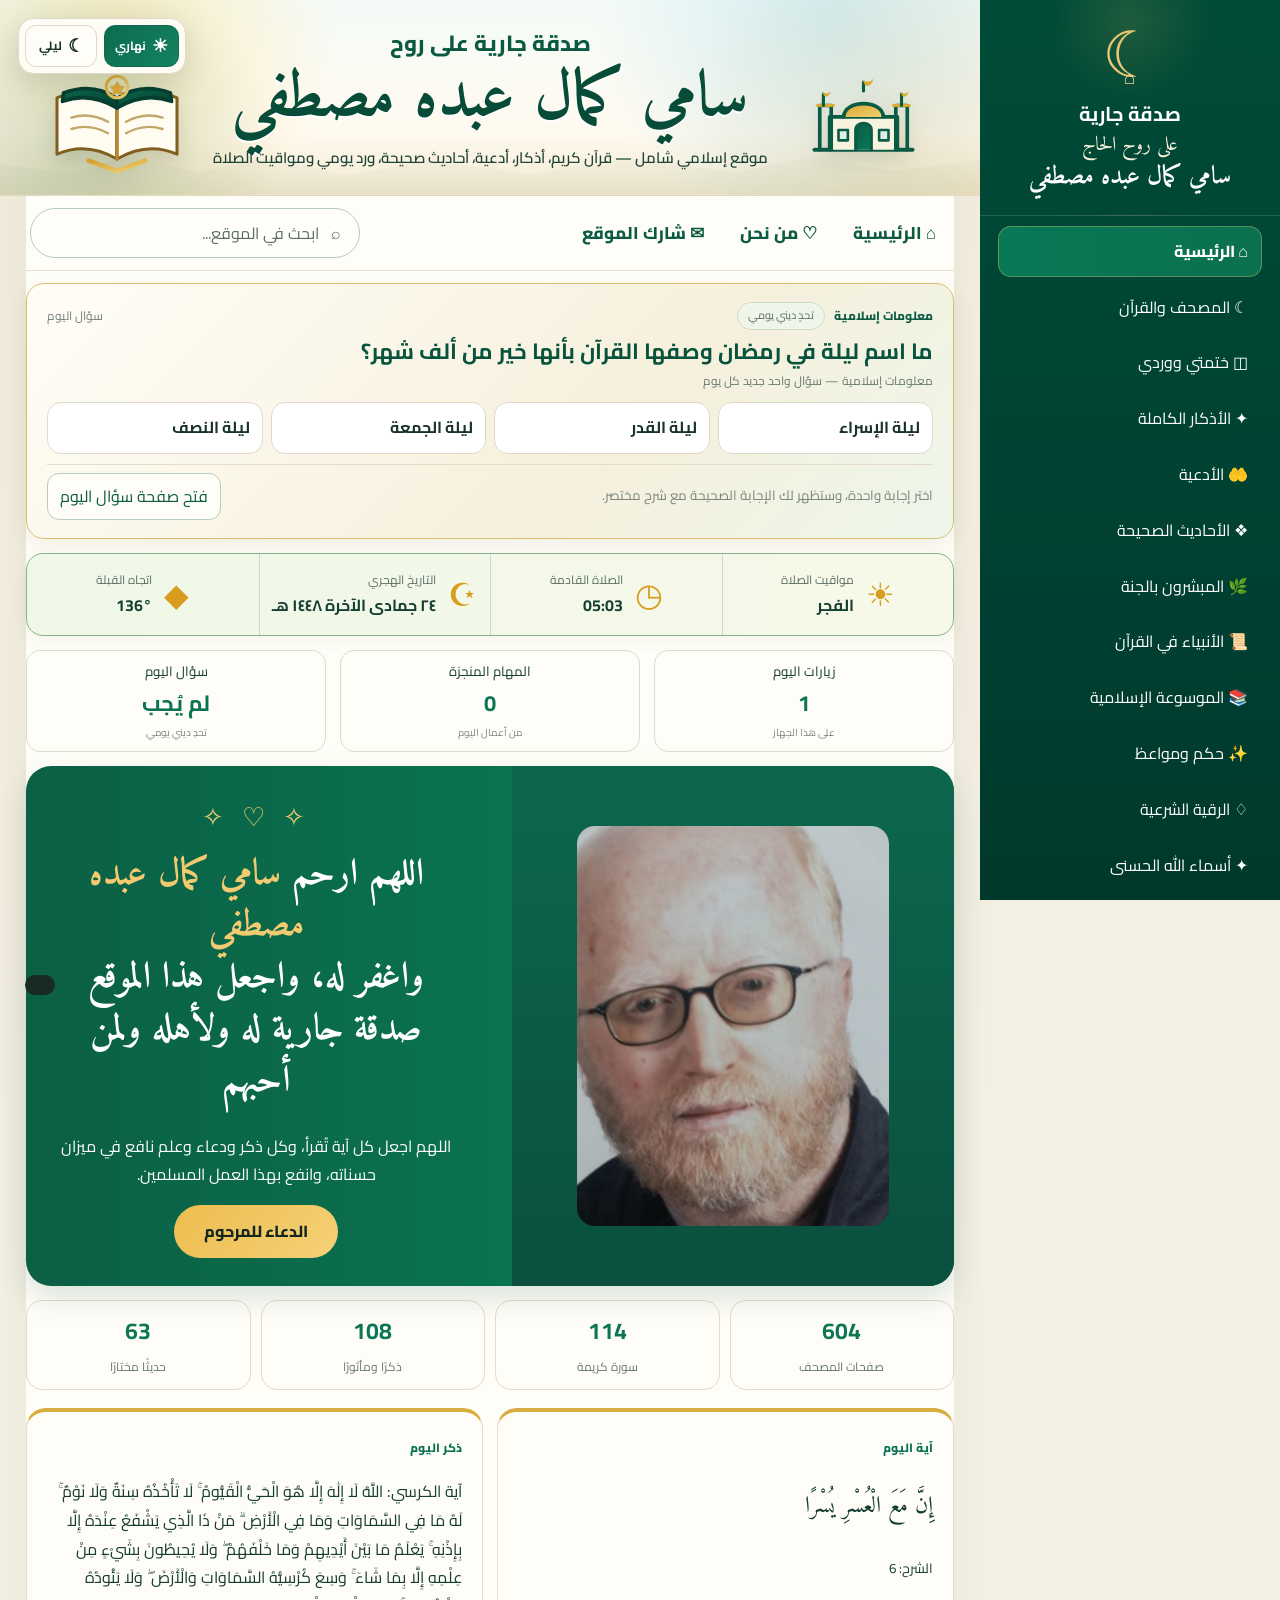
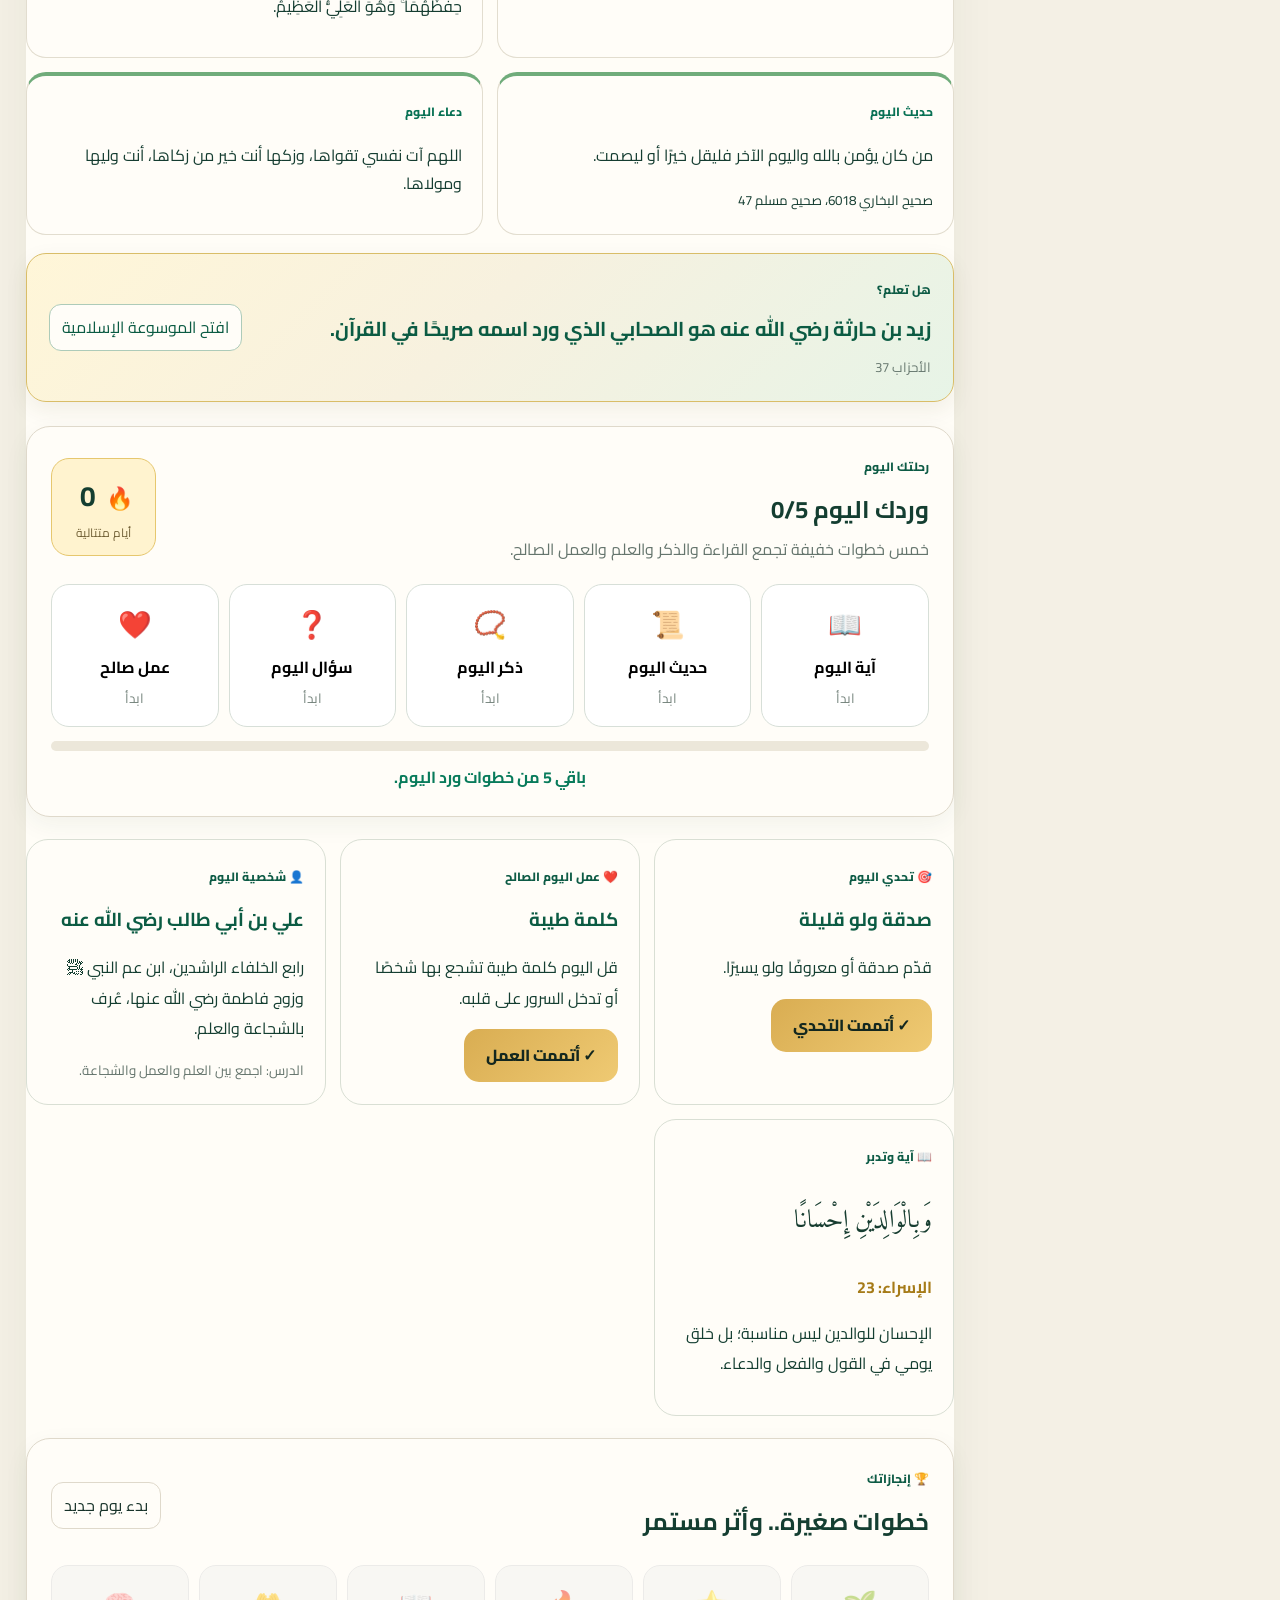
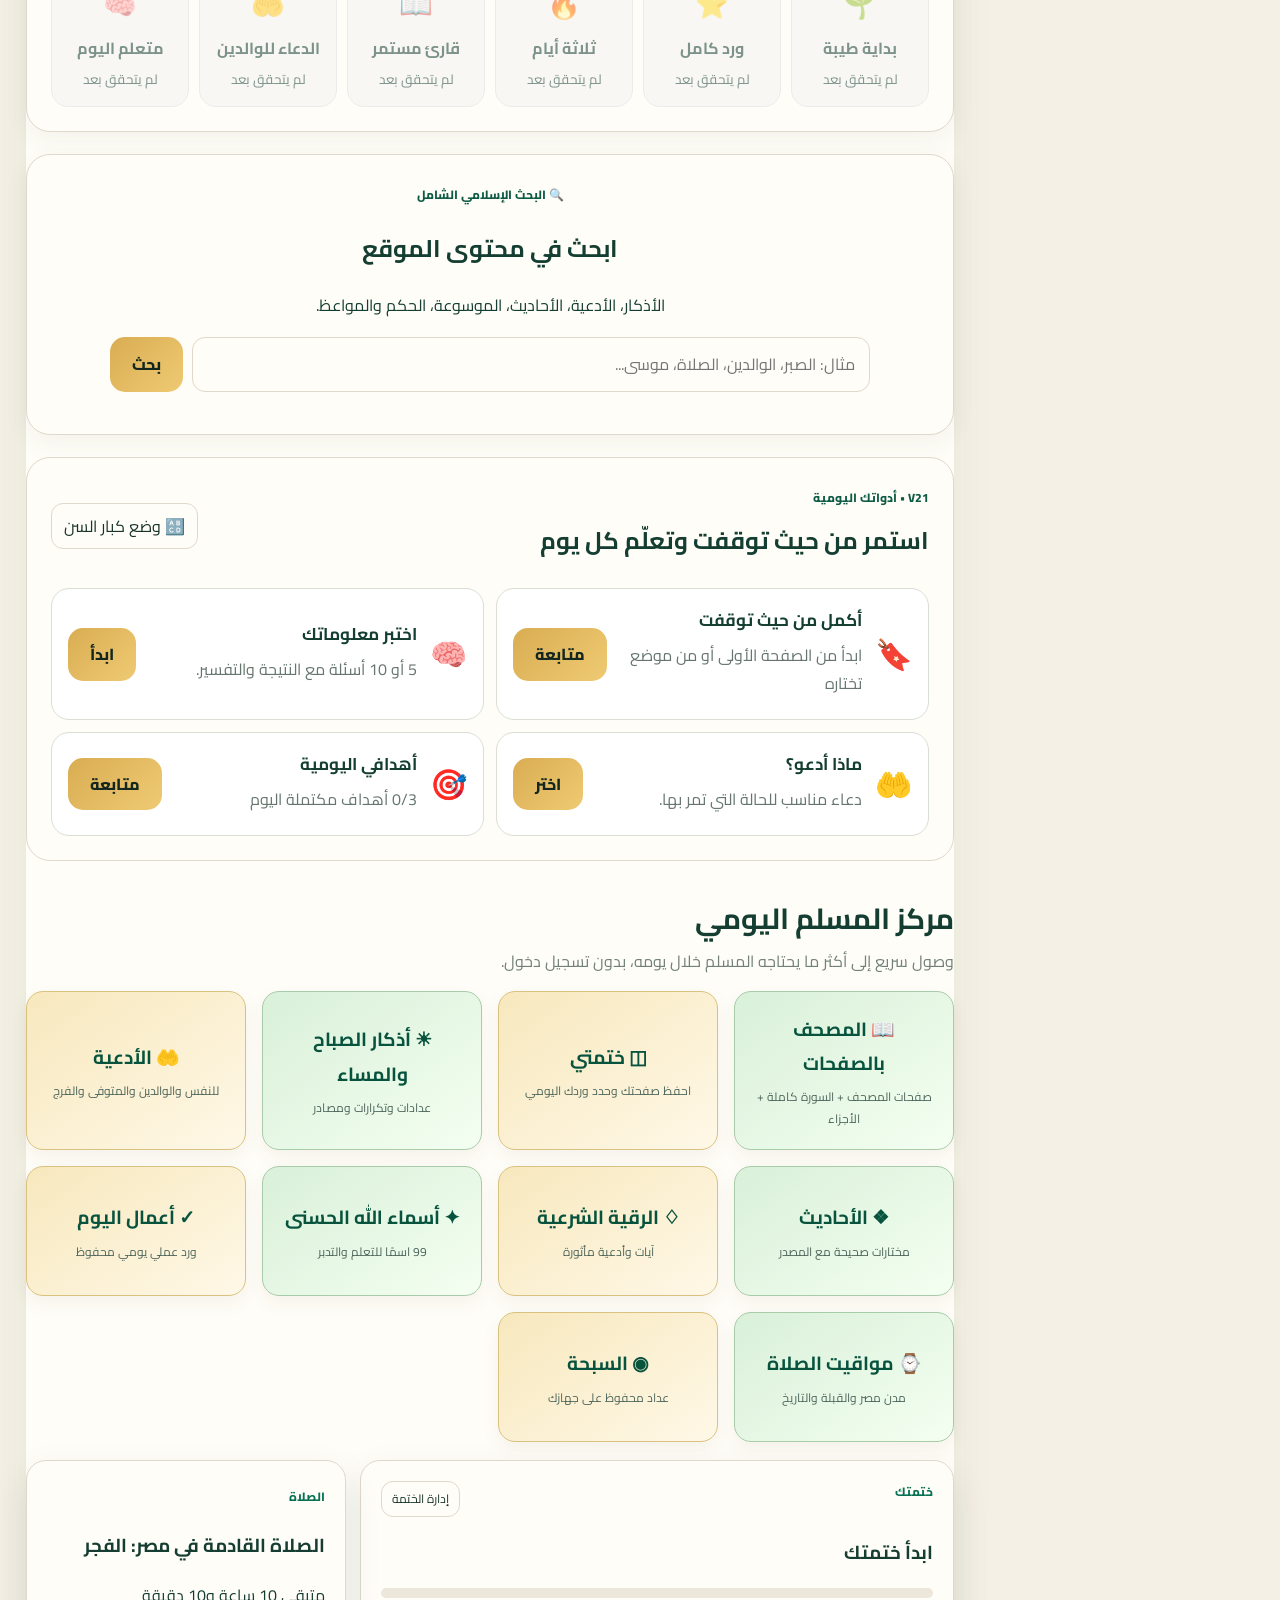
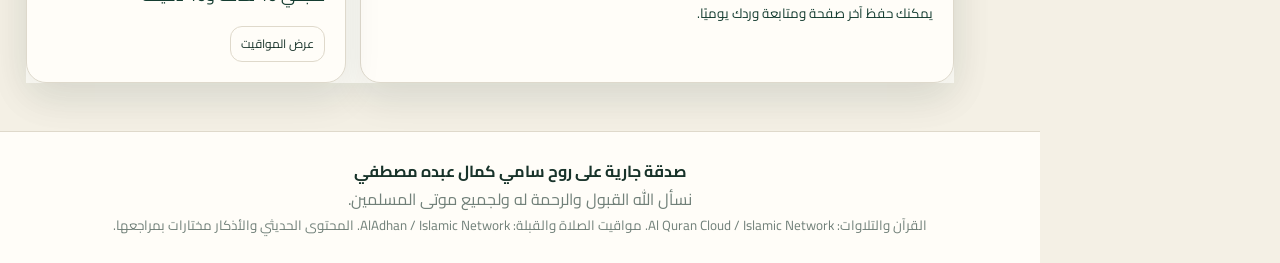
<file: index.html>
<!doctype html>
<html lang="ar" dir="rtl">
<head>
  <meta charset="utf-8">
  <meta name="viewport" content="width=device-width,initial-scale=1,viewport-fit=cover">
  <meta name="theme-color" content="#0d5b45">
  <meta name="description" content="صدقة جارية على روح سامي كمال عبده مصطفي — مصحف بالصفحات، تلاوة متصلة، أذكار، أدعية، أحاديث، مواقيت الصلاة والقبلة وورد وختمة.">
  <meta property="og:title" content="صدقة جارية على روح سامي كمال عبده مصطفي">
  <meta property="og:description" content="موقع إسلامي عام ومجاني: القرآن بالصفحات، الأذكار، الأدعية، الأحاديث، الصلاة والقبلة والورد اليومي.">
  <meta property="og:type" content="website">
  <title>صدقة جارية على روح سامي كمال عبده مصطفي</title>
  <link rel="preconnect" href="https://fonts.googleapis.com"><link rel="preconnect" href="https://fonts.gstatic.com" crossorigin>
  <link href="https://fonts.googleapis.com/css2?family=Amiri:wght@400;700&family=Cairo:wght@400;600;700;800&display=swap" rel="stylesheet">
<link rel="stylesheet" href="style.css?v=1.3-mobile-fix">
</head>
<body>
<header class="topbar">
  <button id="menuBtn" class="icon-btn" aria-label="القائمة">☰</button>
  <div class="brand"><span class="brand-mark">۞</span><div><strong>صدقة جارية</strong><small>على روح سامي كمال عبده مصطفي</small></div></div>
  <div class="top-actions" aria-label="مظهر الموقع">
    <button id="globalSearchBtn" class="icon-btn" title="بحث">⌕</button>
  </div>
</header>
<aside id="sidebar" class="sidebar">
  <div class="sidebar-memorial">
    <div class="sidebar-mosque">☾<span>⌂</span></div>
    <strong>صدقة جارية</strong>
    <small>على روح الحاج<br><b>سامي كمال عبده مصطفي</b></small>
  </div>
  <nav id="nav">
  <button data-section="home" class="active">⌂ الرئيسية</button>
  <button data-section="quran">☾ المصحف والقرآن</button>
  <button data-section="khatma">◫ ختمتي ووردي</button>
  <button data-section="adhkar">✦ الأذكار الكاملة</button>
  <button data-section="duas">🤲 الأدعية</button>
  <button data-section="hadith">❖ الأحاديث الصحيحة</button>
  <button data-section="promised">🌿 المبشرون بالجنة</button>
  <button data-section="prophets">📜 الأنبياء في القرآن</button>
  <button data-section="islamicencyclopedia">📚 الموسوعة الإسلامية</button>
  <button data-section="wisdom">✨ حكم ومواعظ</button>
  <button data-section="ruqyah">♢ الرقية الشرعية</button>
  <button data-section="asma">✦ أسماء الله الحسنى</button>
  <button data-section="dailyworks">✓ أعمال اليوم</button>
  <button data-section="quiz">❓ سؤال اليوم</button>
  <button data-section="v21quiz">🧠 اختبر معلوماتك</button>
  <button data-section="duafinder">🤲 ماذا أدعو؟</button>
  <button data-section="dailygoals">🎯 أهدافي اليومية</button>
  <button data-section="favorites">★ المفضلة</button>
  <button data-section="tasbeeh">◉ السبحة</button>
  <button data-section="prayer">⌚ الصلاة والقبلة</button>
  <button data-section="benefits">✧ فوائد نافعة</button>
  <button data-section="sadaqa">❤ عن الصدقة الجارية</button>
</nav>
  <div class="sidebar-bottom-actions">
<button id="sidebarShareBtn" type="button">↗ مشاركة الموقع</button>
    <button data-open="sadaqa" class="sidebar-dua-btn" type="button">♡ الدعاء للمرحوم</button>
  </div>
</aside>
<div id="overlay" class="overlay"></div>

<div class="theme-switcher" aria-label="تبديل مظهر الموقع">
  <button id="themeLightBtn" class="theme-switch-btn" type="button" title="الوضع النهاري" aria-label="الوضع النهاري"><span>☀</span><b>نهاري</b></button>
  <button id="themeDarkBtn" class="theme-switch-btn" type="button" title="الوضع الليلي" aria-label="الوضع الليلي"><span>☾</span><b>ليلي</b></button>
</div>

<main class="content">
<section id="home" class="page active">
  <div class="site-masthead">
    <img class="masthead-art masthead-art-mosque" src="assets/header-mosque.svg" alt="مسجد" aria-hidden="true">
    <div class="masthead-copy">
      <small>صدقة جارية على روح</small>
      <h1>سامي كمال عبده مصطفي</h1>
      <p>موقع إسلامي شامل — قرآن كريم، أذكار، أدعية، أحاديث صحيحة، ورد يومي ومواقيت الصلاة</p>
    </div>
    <img class="masthead-art masthead-art-quran" src="assets/header-quran.svg" alt="المصحف الشريف" aria-hidden="true">
  </div>

  <div class="home-nav-row">
    <button id="homeSearchBtn" class="home-search-launch">⌕ <span>ابحث في الموقع...</span></button>
    <div class="home-nav-links"><button data-open="home">⌂ الرئيسية</button><button data-open="sadaqa">♡ من نحن</button><button id="homeShareBtn">✉ شارك الموقع</button></div>
  </div>
<article class="home-quiz-live" aria-labelledby="homeQuizQuestion">
    <div class="home-quiz-live-head">
      <div><span id="homeQuizCategory" class="tag">سؤال اليوم</span><span class="home-quiz-badge">تحدٍ ديني يومي</span></div>
      <span id="homeQuizDayState" class="quiz-state">سؤال اليوم</span>
    </div>
    <h2 id="homeQuizQuestion">جارٍ تجهيز سؤال اليوم...</h2>
    <p id="homeQuizHint">سؤال جديد كل يوم من القرآن والحديث والسيرة والعبادات والمعلومات الإسلامية.</p>
    <div id="homeQuizOptions" class="quiz-options home-quiz-options"></div>
    <div id="homeQuizResult" class="quiz-result hidden"></div>
    <div class="home-quiz-live-foot"><small>اختر إجابة واحدة، وستظهر لك الإجابة الصحيحة مع شرح مختصر.</small><button data-open="quiz" class="ghost">فتح صفحة سؤال اليوم</button></div>
  </article>

  <div class="home-info-strip">
    <article><span class="info-icon">☀</span><div><small>مواقيت الصلاة</small><b id="homeNextPrayerName">جارٍ التحميل...</b></div></article>
    <article><span class="info-icon">◷</span><div><small>الصلاة القادمة</small><b id="homeNextPrayerTime">—</b></div></article>
    <article><span class="info-icon">☪</span><div><small>التاريخ الهجري</small><b id="homeHijriDate">—</b></div></article>
    <article><span class="info-icon">◆</span><div><small>اتجاه القبلة</small><b id="homeQiblaDeg">—</b></div></article>
  </div>

  <div class="home-activity-strip">
    <article><small>زيارات اليوم</small><b id="todayVisits">1</b><span>على هذا الجهاز</span></article>
    <article><small>المهام المنجزة</small><b id="todayTasksDone">0</b><span>من أعمال اليوم</span></article>
    <article><small>سؤال اليوم</small><b id="todayQuizStatus">لم يُجب</b><span>تحدٍ ديني يومي</span></article>
  </div>

  <div class="hero hero-with-photo reference-hero">
    <div class="hero-copy"><div class="hero-flourish">✧ ♡ ✧</div><h1>اللهم ارحم <span>سامي كمال عبده مصطفي</span><br>واغفر له، واجعل هذا الموقع صدقة جارية له ولأهله ولمن أحبهم</h1><p class="hero-dua">اللهم اجعل كل آية تُقرأ، وكل ذكر ودعاء وعلم نافع في ميزان حسناته، وانفع بهذا العمل المسلمين.</p><div class="hero-actions"><button class="primary" id="heroDuaBtn" data-open="sadaqa">الدعاء للمرحوم</button><button class="ghost" id="continueReading">متابعة القراءة</button><button class="ghost" id="shareSite">شارك الموقع</button></div></div>
    <figure class="father-photo"><img src="assets/samy-kamal.jpeg" alt="سامي كمال عبده مصطفي يقرأ القرآن"><figcaption>اللهم ارحم سامي كمال عبده مصطفي واغفر له واجعل القرآن نورًا له</figcaption></figure>
  </div>

  <div class="stat-grid">
    <article><b>604</b><span>صفحات المصحف</span></article><article><b>114</b><span>سورة كريمة</span></article><article><b id="homeAdhkarCount">—</b><span>ذكرًا ومأثورًا</span></article><article><b id="homeHadithCount">—</b><span>حديثًا مختارًا</span></article>
  </div>

  <div id="daily" class="daily-grid"><article class="card"><span class="tag">آية اليوم</span><p class="quran-text" id="dailyAyah"></p><small id="dailyAyahRef"></small></article><article class="card"><span class="tag">ذكر اليوم</span><p id="dailyDhikr"></p></article><article class="card"><span class="tag">حديث اليوم</span><p id="dailyHadith"></p><small id="dailyHadithRef"></small></article><article class="card"><span class="tag">دعاء اليوم</span><p id="dailyDua"></p></article></div>

  <article id="dailyKnowledgeBox" class="daily-knowledge-card"><div><span class="tag" id="dailyKnowledgeTitle">هل تعلم؟</span><h3 id="dailyKnowledgeText">معلومة إسلامية مختصرة تتغير يوميًا.</h3><small id="dailyKnowledgeSource"></small></div><button data-open="islamicencyclopedia" class="ghost">افتح الموسوعة الإسلامية</button></article>

  <!-- V20: رحلة المسلم اليومية — إضافات فقط -->
  <section class="v20-daily-journey" aria-labelledby="v20JourneyTitle">
    <div class="v20-head"><div><span class="tag">رحلتك اليوم</span><h2 id="v20JourneyTitle">وردك اليوم <b id="v20JourneyScore">0/5</b></h2><p>خمس خطوات خفيفة تجمع القراءة والذكر والعلم والعمل الصالح.</p></div><div class="v20-streak">🔥 <b id="v20Streak">0</b><small>أيام متتالية</small></div></div>
    <div id="v20JourneySteps" class="v20-steps"></div>
    <div class="progress v20-progress"><span id="v20JourneyBar"></span></div>
    <p id="v20JourneyMessage" class="v20-message"></p>
  </section>

  <div class="v20-feature-grid">
    <article class="v20-feature-card"><span class="tag">🎯 تحدي اليوم</span><h3 id="v20ChallengeTitle">عمل صالح بسيط</h3><p id="v20ChallengeText"></p><button id="v20ChallengeDone" class="primary">✓ أتممت التحدي</button></article>
    <article class="v20-feature-card" id="v20GoodDeedCard"><span class="tag">❤️ عمل اليوم الصالح</span><h3 id="v20GoodDeedTitle">عمل صالح</h3><p id="v20GoodDeedText"></p><button id="v20GoodDeedDone" class="primary">✓ أتممت العمل</button></article>
    <article class="v20-feature-card"><span class="tag">👤 شخصية اليوم</span><h3 id="v20PersonName"></h3><p id="v20PersonText"></p><small id="v20PersonLesson"></small></article>
    <article class="v20-feature-card v20-reflection"><span class="tag">📖 آية وتدبر</span><p id="v20ReflectAyah" class="quran-text"></p><b id="v20ReflectRef"></b><p id="v20ReflectLesson"></p></article>
  </div>

  <section class="v20-achievements"><div class="v20-head"><div><span class="tag">🏆 إنجازاتك</span><h2>خطوات صغيرة.. وأثر مستمر</h2></div><button id="v20ResetToday" class="ghost">بدء يوم جديد</button></div><div id="v20Badges" class="v20-badges"></div></section>

  <section class="v20-smart-search"><div><span class="tag">🔍 البحث الإسلامي الشامل</span><h2>ابحث في محتوى الموقع</h2><p>الأذكار، الأدعية، الأحاديث، الموسوعة، الحكم والمواعظ.</p></div><div class="v20-search-row"><input id="v20SearchInput" class="search" placeholder="مثال: الصبر، الوالدين، الصلاة، موسى..."><button id="v20SearchBtn" class="primary">بحث</button></div><div id="v20SearchResults" class="v20-search-results hidden"></div></section>

<section class="v21-home-tools"><div class="v21-home-head"><div><span class="tag">V21 • أدواتك اليومية</span><h2>استمر من حيث توقفت وتعلّم كل يوم</h2></div><button id="v21ElderToggle" class="ghost">🔠 وضع كبار السن</button></div><div class="v21-home-grid"><article class="v21-home-card"><span>🔖</span><div><b>أكمل من حيث توقفت</b><p id="v21ResumeText">آخر موضع قراءة محفوظ</p></div><button id="v21ResumeBtn" class="primary">متابعة</button></article><article class="v21-home-card"><span>🧠</span><div><b>اختبر معلوماتك</b><p>5 أو 10 أسئلة مع النتيجة والتفسير.</p></div><button data-open="v21quiz" class="primary">ابدأ</button></article><article class="v21-home-card"><span>🤲</span><div><b>ماذا أدعو؟</b><p>دعاء مناسب للحالة التي تمر بها.</p></div><button data-open="duafinder" class="primary">اختر</button></article><article class="v21-home-card"><span>🎯</span><div><b>أهدافي اليومية</b><p id="v21GoalsSummary">تابع ذكرك وورد القرآن.</p></div><button data-open="dailygoals" class="primary">متابعة</button></article></div></section>
  <div class="section-title"><h2>مركز المسلم اليومي</h2><p>وصول سريع إلى أكثر ما يحتاجه المسلم خلال يومه، بدون تسجيل دخول.</p></div>
  <div class="quick-grid expanded"><button data-open="quran"><b>📖 المصحف بالصفحات</b><span>صفحات المصحف + السورة كاملة + الأجزاء</span></button><button data-open="khatma"><b>◫ ختمتي</b><span>احفظ صفحتك وحدد وردك اليومي</span></button><button data-open="adhkar"><b>☀ أذكار الصباح والمساء</b><span>عدادات وتكرارات ومصادر</span></button><button data-open="duas"><b>🤲 الأدعية</b><span>للنفس والوالدين والمتوفى والفرج</span></button><button data-open="hadith"><b>❖ الأحاديث</b><span>مختارات صحيحة مع المصدر</span></button><button data-open="ruqyah"><b>♢ الرقية الشرعية</b><span>آيات وأدعية مأثورة</span></button><button data-open="asma"><b>✦ أسماء الله الحسنى</b><span>99 اسمًا للتعلم والتدبر</span></button><button data-open="dailyworks"><b>✓ أعمال اليوم</b><span>ورد عملي يومي محفوظ</span></button><button data-open="prayer"><b>⌚ مواقيت الصلاة</b><span>مدن مصر والقبلة والتاريخ</span></button><button data-open="tasbeeh"><b>◉ السبحة</b><span>عداد محفوظ على جهازك</span></button></div>

  <div class="home-panels"><article class="card progress-card"><div class="item-head"><span class="tag">ختمتك</span><button data-open="khatma" class="mini-btn">إدارة الختمة</button></div><h3 id="homeKhatmaTitle">ابدأ ختمتك</h3><div class="progress"><span id="homeKhatmaBar"></span></div><small id="homeKhatmaText">يمكنك حفظ آخر صفحة ومتابعة وردك يوميًا.</small></article><article class="card"><span class="tag">الصلاة</span><h3 id="homePrayerTitle">مواقيت مصر</h3><p id="homePrayerText">افتح قسم الصلاة لاختيار مدينتك ومعرفة الصلاة القادمة.</p><button data-open="prayer" class="mini-btn">عرض المواقيت</button></article></div>
</section>

<section id="quran" class="page">
  <div class="section-title"><h2>المصحف الشريف — صفحات وسور وأجزاء</h2><p>اختر طريقة القراءة التي تناسبك: صفحة من صفحات المصحف، سورة كاملة في شاشة واحدة، أو جزء كامل. ويمكنك التنقل السابق/التالي داخل نفس النوع.</p></div>
  <div class="quran-dashboard">
    <div class="quran-mode-tabs" role="tablist" aria-label="طريقة تصفح القرآن">
      <button id="modePage" class="quran-mode-btn active" data-mode="page">📄 صفحات المصحف <small>1–604</small></button>
      <button id="modeSurah" class="quran-mode-btn" data-mode="surah">📖 سورة كاملة <small>1–114</small></button>
      <button id="modeJuz" class="quran-mode-btn" data-mode="juz">◫ جزء كامل <small>1–30</small></button>
    </div>
    <div class="quran-controls">
      <div class="q-control page-control"><label>انتقال إلى صفحة</label><div class="inline"><input id="pageJump" type="number" min="1" max="604" value="1"><button id="goPage" class="primary">فتح الصفحة</button></div></div>
      <div class="q-control"><label>اختيار سورة — تُعرض كاملة</label><select id="surahSelect"></select></div>
      <div class="q-control"><label>اختيار جزء — يُعرض كاملًا</label><select id="juzSelect"></select></div>
      <div class="q-control"><label>القارئ</label><select id="reciter"><option value="ar.alafasy">مشاري راشد العفاسي</option><option value="ar.husary">محمود خليل الحصري</option><option value="ar.minshawi">محمد صديق المنشاوي</option><option value="ar.hudhaify">علي عبد الرحمن الحذيفي</option><option value="ar.sudais">عبد الرحمن السديس</option><option value="ar.abdulbasit">عبد الباسط عبد الصمد</option><option value="ar.shuraim">سعود الشريم</option><option value="legacy.mustafa">مصطفى إسماعيل</option><option value="legacy.refat">محمد رفعت</option></select></div>
    </div>
    <div class="quran-search-box"><input id="quranSearch" class="search" placeholder="ابحث في القرآن بكلمة أو جزء من آية..."><button id="quranSearchBtn" class="ghost">بحث</button></div>
    <div id="quranSearchResults" class="search-strip hidden"></div>
  </div>

  <div class="mushaf-shell">
    <div class="reading-mode-status"><span id="readingModeBadge">وضع الصفحات</span><small id="readingModeHelp">التنقل الآن صفحة بصفحة</small></div>
    <div id="surahKnowledge" class="surah-knowledge"><span>اضغط على أي آية لعرض التفسير ومعلومات السورة.</span></div>
    <div class="mushaf-toolbar"><button id="prevPage">→ السابق</button><div class="mushaf-meta"><b id="mushafPageTitle">الصفحة 1</b><small id="mushafMeta">جارٍ التحميل...</small></div><button id="nextPage">التالي ←</button></div>
    <div class="audio-toolbar"><button id="playPage" class="primary">▶ تشغيل المعروض</button><button id="stopPage" class="ghost">■ إيقاف</button><button id="playCurrentSurah" class="ghost">♫ تشغيل السورة صوتًا متصلًا</button><button id="savePage" class="ghost">☆ حفظ موضع القراءة</button><label id="autoNextWrap" class="toggle"><input id="autoNextPage" type="checkbox"><span>انتقال تلقائي للصفحة التالية</span></label></div>
    <div class="mushaf-viewbar"><span>طريقة العرض:</span><button id="mushafClassic" class="view-btn active">صفحة مصحف</button><button id="mushafComfort" class="view-btn">قراءة مريحة</button><button id="fontDown" class="view-btn">أ−</button><button id="fontUp" class="view-btn">أ+</button></div>
    <div id="pageAudioStatus" class="audio-status">في وضع الصفحة تُجهّز تلاوة آيات الصفحة لتقليل الفواصل. وفي وضع السورة تُشغّل السورة من ملف صوتي متصل.</div>
    <div class="progress audio-progress"><span id="pageAudioProgress"></span></div>
    <article id="mushafPage" class="mushaf-page"><div class="notice">جارٍ تحميل الصفحة الأولى...</div></article>
    <div class="mushaf-footer"><button id="prevPageBottom">→ السابق</button><b id="pageNumberBottom">1</b><button id="nextPageBottom">التالي ←</button></div>
  </div>
  <audio id="surahPlayer" controls preload="none" class="surah-player"></audio>
  <div class="source-note">مصدر النص والتلاوات: Al Quran Cloud / Islamic Network CDN. عرض الصفحات يعتمد رقم الصفحة المرفق مع النص العثماني، وعرض السورة/الجزء يعرض النص كاملًا في جلسة قراءة واحدة.</div>
</section>

<section id="khatma" class="page"><div class="section-title"><h2>ختمتي ووردي اليومي</h2><p>تابع قراءتك بالصفحات؛ التقدم محفوظ على هذا الجهاز فقط.</p></div><div class="khatma-grid"><article class="card khatma-main"><span class="tag">تقدم الختمة</span><div class="khatma-number"><b id="khatmaPercent">0%</b><span id="khatmaPages">0 من 604 صفحة</span></div><div class="progress large"><span id="khatmaBar"></span></div><div class="toolbar compact-tools"><input id="khatmaCurrentPage" type="number" min="1" max="604" placeholder="آخر صفحة وصلت إليها"><button id="saveKhatma" class="primary">حفظ التقدم</button></div><button id="openKhatmaPage" class="ghost full">افتح آخر صفحة الآن</button></article><article class="card"><span class="tag">الورد اليومي</span><h3>كم صفحة تريد يوميًا؟</h3><div class="toolbar compact-tools"><input id="dailyPages" type="number" min="1" max="100" value="10"><button id="saveDailyPages" class="ghost">حفظ</button></div><p id="khatmaEstimate"></p><div class="today-target"><b id="todayTarget">—</b><small>صفحات ورد اليوم المقترحة</small></div></article><article class="card"><span class="tag">آخر قراءة</span><h3 id="lastReadLabel">لا يوجد موضع محفوظ بعد</h3><p>كلما فتحت صفحة في المصحف يحفظ الموقع آخر صفحة تلقائيًا.</p><button id="resumeLastRead" class="primary">متابعة القراءة</button></article></div></section>

<section id="adhkar" class="page"><div class="section-title"><h2>الأذكار الكاملة</h2><p>أذكار الصباح والمساء ومواقف اليوم، مع عدد التكرار وعداد مستقل لكل ذكر.</p></div><div class="filter-row"><input id="adhkarSearch" class="search" placeholder="ابحث داخل الأذكار..."><button id="resetAdhkarToday" class="ghost">تصفير عدادات القسم الحالي</button></div><div id="adhkarTabs" class="tabs scroll-tabs"></div><div id="adhkarList" class="stack"></div></section>

<section id="duas" class="page"><div class="section-title"><h2>موسوعة الأدعية</h2><p>أدعية من القرآن والسنة ومأثورات صحيحة المعنى، مع أقسام للنفس والوالدين والمتوفى والفرج والرزق.</p></div><input id="duaSearch" class="search section-search" placeholder="ابحث في الأدعية..."><div id="duaTabs" class="tabs scroll-tabs"></div><div id="duaList" class="stack"></div></section>

<section id="hadith" class="page"><div class="section-title"><h2>أحاديث صحيحة مختارة</h2><p>مختارات قصيرة مع مرجع الحديث. الهدف التذكير والانتفاع، وليس استبدال كتب السنة وشروحها.</p></div><div class="toolbar"><input id="hadithSearch" class="search" placeholder="ابحث في الأحاديث..."><select id="hadithCategory"><option value="all">كل الموضوعات</option></select></div><div id="hadithList" class="stack"></div></section>

<section id="promised" class="page">
  <div class="section-title"><h2>المبشرون بالجنة</h2><p>تعريف مختصر بالعشرة الذين جمعهم حديث البشارة بالجنة، ومعهم نساء وردت لهن بشارات صحيحة خاصة. المحتوى للتعريف المختصر مع ذكر المرجع.</p></div>
  <div class="knowledge-note">تنبيه: تعبير «العشرة المبشرون بالجنة» اسم مشهور لعشرة من الصحابة، ولا يعني أن البشارة بالجنة اقتصرت عليهم؛ فقد ثبتت بشارات لأشخاص آخرين أيضًا.</div>
  <div class="knowledge-block"><h3>العشرة المبشرون بالجنة</h3><div id="promisedMenGrid" class="bio-grid"></div></div>
  <div class="knowledge-block"><h3>نساء وردت لهن بشارات صحيحة</h3><div id="promisedWomenGrid" class="bio-grid women"></div></div>
</section>

<section id="prophets" class="page">
  <div class="section-title"><h2>الأنبياء المذكورون في القرآن</h2><p>بطاقات تعريفية بالأنبياء الذين وردت أسماؤهم في القرآن، والقوم أو الجهة التي وردت دعوتهم إليها عندما يذكر القرآن ذلك بوضوح.</p></div>
  <div class="filter-row"><input id="prophetSearch" class="search" placeholder="ابحث باسم نبي أو قوم..."><button id="clearProphetSearch" class="ghost">مسح البحث</button></div>
  <div class="knowledge-note">عند عدم وجود نص قرآني صريح يحدد قومًا باسم مستقل، نكتب ذلك بوضوح ولا ننسب للنبي قومًا اعتمادًا على روايات غير ثابتة.</div>
  <div id="prophetsGrid" class="bio-grid prophets"></div>
</section>

<section id="islamicencyclopedia" class="page">
  <div class="section-title"><h2>الموسوعة الإسلامية العامة</h2><p>موسوعة واسعة ومبسطة عن القرآن وأسماء سوره وقصصه، وأمهات المؤمنين وأسرة النبي ﷺ والصحابة، والسيرة والهجرة والمساجد والخلفاء والفتوحات الإسلامية.</p></div>
  <div class="knowledge-note">تنبيه علمي: بعض الإحصاءات مثل عدد حروف القرآن وعدد سجدات التلاوة تختلف باختلاف طريقة العد والرواية؛ لذلك نوضح المشهور ولا نقدّم المختلف فيه كرقم قطعي.</div>
  <div id="encyclopediaTabs" class="tabs scroll-tabs"></div>
  <div id="encyclopediaGrid" class="bio-grid encyclopedia-grid"></div>
</section>

<section id="wisdom" class="page">
  <div class="section-title"><h2>حكم ومواعظ إيمانية</h2><p>آيات وأحاديث صحيحة، ودروس مستفادة من سير الأنبياء والصحابة ووصايا لقمان، وحكم تربوية عملية للحياة اليومية.</p></div>
  <div class="knowledge-note">الآيات والأحاديث تُنسب إلى مصادرها، أما العبارات التربوية فتوصف بأنها «حكمة مستفادة» ولا تُنسب إلى نبي أو صحابي بلا مصدر ثابت.</div>
  <div id="wisdomTabs" class="tabs scroll-tabs"></div>
  <div id="wisdomGrid" class="stack wisdom-grid"></div>
</section>

<section id="ruqyah" class="page"><div class="section-title"><h2>الرقية الشرعية</h2><p>آيات وأدعية مأثورة تُقرأ بنية الاستشفاء والافتقار إلى الله، مع الأخذ بالأسباب الطبية عند الحاجة.</p></div><div class="notice">الرقية دعاء وقراءة مشروعة، وليست بديلًا عن الطبيب أو العلاج عند وجود مرض أو حالة طارئة.</div><div id="ruqyahList" class="stack"></div></section>

<section id="asma" class="page"><div class="section-title"><h2>أسماء الله الحسنى</h2><p>تعلّم الأسماء الحسنى وتدبر معانيها، مع بحث سريع وحفظ الاسم للمراجعة اليومية.</p></div><div class="toolbar"><input id="asmaSearch" class="search" placeholder="ابحث عن اسم من أسماء الله الحسنى..."><button id="randomAsma" class="ghost">اسم للتدبر اليوم</button></div><div id="asmaFeatured" class="asma-featured hidden"></div><div id="asmaGrid" class="asma-grid"></div></section>
<section id="dailyworks" class="page"><div class="section-title"><h2>أعمال اليوم</h2><p>قائمة عملية صغيرة تساعدك على المحافظة على وردك اليومي. تُصفّر تلقائيًا مع بداية يوم جديد على جهازك.</p></div><div class="dailyworks-summary"><article><small>إنجاز اليوم</small><b id="dailyWorksPercent">0%</b><div class="progress"><span id="dailyWorksBar"></span></div></article><article><small>تم</small><b id="dailyWorksDone">0 / 0</b><button id="resetDailyWorks" class="ghost">إعادة اليوم</button></article></div><div id="dailyWorksList" class="dailyworks-list"></div></section>


<section id="v21quiz" class="page"><div class="section-title"><h2>🧠 اختبر معلوماتك</h2><p>مسابقة تعليمية من القرآن والسيرة والأنبياء والحديث والمعلومات الإسلامية، مع تصحيح وشرح فوري.</p></div><article class="card v21-quiz-panel"><div class="v21-quiz-top"><span id="v21QuizCat" class="tag">مسابقة إسلامية</span><b id="v21QuizProgress">1 / 5</b></div><h3 id="v21QuizQ">ابدأ المسابقة</h3><div id="v21QuizOptions" class="quiz-options"></div><div id="v21QuizFeedback" class="quiz-result hidden"></div><div class="v21-quiz-actions"><button id="v21QuizStart5" class="primary">ابدأ 5 أسئلة</button><button id="v21QuizStart10" class="ghost">ابدأ 10 أسئلة</button><button id="v21QuizNext" class="primary hidden">السؤال التالي</button></div><div id="v21QuizFinal" class="v21-final hidden"></div></article></section>

<section id="duafinder" class="page"><div class="section-title"><h2>🤲 ماذا أدعو؟</h2><p>اختر حالتك لتصل بسرعة إلى دعاء مأثور مناسب، مع بيان المصدر حيث يتوفر.</p></div><div id="v21DuaTopics" class="v21-topic-grid"></div><div id="v21DuaResults" class="v21-dua-results"></div></section>

<section id="dailygoals" class="page"><div class="section-title"><h2>🎯 أهدافي اليومية</h2><p>حدد أهدافًا بسيطة لذكرك وقراءتك، وتابع تقدمك على هذا الجهاز.</p></div><div class="v21-goals-grid"><article class="card"><span class="tag">استغفار</span><h3><b id="goalIstValue">0</b> / <span id="goalIstTarget">100</span></h3><div class="progress"><span id="goalIstBar"></span></div><div class="v21-goal-actions"><button data-goal="ist" data-add="1">+1</button><button data-goal="ist" data-add="10">+10</button><button data-goal-target="ist" class="ghost">تعديل الهدف</button></div></article><article class="card"><span class="tag">الصلاة على النبي ﷺ</span><h3><b id="goalSalValue">0</b> / <span id="goalSalTarget">100</span></h3><div class="progress"><span id="goalSalBar"></span></div><div class="v21-goal-actions"><button data-goal="sal" data-add="1">+1</button><button data-goal="sal" data-add="10">+10</button><button data-goal-target="sal" class="ghost">تعديل الهدف</button></div></article><article class="card"><span class="tag">صفحات القرآن</span><h3><b id="goalQuranValue">0</b> / <span id="goalQuranTarget">5</span></h3><div class="progress"><span id="goalQuranBar"></span></div><div class="v21-goal-actions"><button data-goal="quran" data-add="1">+ صفحة</button><button data-goal-target="quran" class="ghost">تعديل الهدف</button></div></article></div><button id="v21ResetGoals" class="ghost">تصفير تقدم اليوم</button></section>

<section id="quiz" class="page">
  <div class="section-title"><h2>سؤال اليوم الديني</h2><p>سؤال واحد جديد كل يوم في القرآن والحديث والسيرة والعبادات والمعلومات الإسلامية العامة. النتيجة محفوظة على هذا الجهاز لليوم الحالي.</p></div>
  <article class="quiz-card">
    <div class="quiz-head"><span id="quizCategory" class="tag">معلومات إسلامية</span><span id="quizDayState" class="quiz-state">سؤال اليوم</span></div>
    <h3 id="quizQuestion">جارٍ تجهيز السؤال...</h3>
    <div id="quizOptions" class="quiz-options"></div>
    <div id="quizResult" class="quiz-result hidden"></div>
    <div class="quiz-footer"><small>الهدف التعلم والتذكير، وتظهر الإجابة الصحيحة مع شرح مختصر بعد الاختيار.</small><button id="shareQuiz" class="ghost">شارك سؤال اليوم</button></div>
  </article>
</section>
<section id="favorites" class="page"><div class="section-title"><h2>المفضلة</h2><p>كل ما تحفظه من آيات وأذكار وأدعية وأحاديث يظهر هنا على هذا الجهاز.</p></div><div id="favoriteList" class="stack"></div></section>

<section id="tasbeeh" class="page"><div class="section-title"><h2>السبحة الإلكترونية</h2><p>العداد يُحفظ تلقائيًا على جهازك.</p></div><div class="tasbeeh-card"><select id="tasbeehPhrase"><option>سبحان الله</option><option>الحمد لله</option><option>الله أكبر</option><option>لا إله إلا الله</option><option>أستغفر الله</option><option>لا حول ولا قوة إلا بالله</option><option>اللهم صل وسلم على نبينا محمد</option></select><button id="tasbeehTap" class="tasbeeh-circle"><span id="tasbeehCount">0</span><small>اضغط للتسبيح</small></button><div class="tasbeeh-actions"><button id="minusTasbeeh">−1</button><button id="resetTasbeeh">تصفير</button></div></div></section>

<section id="prayer" class="page"><div class="section-title"><h2>مواقيت الصلاة في مصر والقبلة</h2><p>اختر محافظتك/مدينتك المصرية. الحساب بطريقة الهيئة المصرية العامة للمساحة عبر AlAdhan.</p></div><div class="toolbar prayer-toolbar"><select id="egyptCity"><option value="Cairo">القاهرة</option><option value="Giza">الجيزة</option><option value="Alexandria">الإسكندرية</option><option value="Port Said">بورسعيد</option><option value="Suez">السويس</option><option value="Ismailia">الإسماعيلية</option><option value="Mansoura">المنصورة</option><option value="Tanta">طنطا</option><option value="Zagazig">الزقازيق</option><option value="Damanhur">دمنهور</option><option value="Damietta">دمياط</option><option value="Fayoum">الفيوم</option><option value="Beni Suef">بني سويف</option><option value="Minya">المنيا</option><option value="Asyut">أسيوط</option><option value="Sohag">سوهاج</option><option value="Qena">قنا</option><option value="Luxor">الأقصر</option><option value="Aswan">أسوان</option><option value="Hurghada">الغردقة</option><option value="Sharm El Sheikh">شرم الشيخ</option><option value="Arish">العريش</option></select><button id="cityPrayerBtn" class="primary">عرض المواقيت</button><button id="locateBtn" class="ghost">استخدم موقعي داخل مصر</button></div><div id="prayerStatus" class="notice">القاهرة محددة افتراضيًا. اختر مدينتك ثم اضغط عرض المواقيت.</div><div class="prayer-summary"><article><small>التاريخ الهجري</small><b id="hijriDate">—</b></article><article><small>الصلاة القادمة</small><b id="nextPrayerName">—</b><span id="nextPrayerCountdown">—</span></article></div><div id="prayerGrid" class="prayer-grid"></div><div id="qiblaBox" class="qibla-box hidden"><div id="qiblaArrow" class="qibla-arrow">↑</div><b>اتجاه القبلة</b><span id="qiblaDeg"></span></div></section>

<section id="benefits" class="page"><div class="section-title"><h2>فوائد نافعة خلال اليوم</h2><p>تذكيرات عملية قصيرة تساعد على دوام الطاعة وحسن الخلق.</p></div><div id="benefitList" class="stack"></div></section>

<section id="sadaqa" class="page"><div class="memorial card-large"><figure class="memorial-photo"><img src="assets/samy-kamal.jpeg" alt="سامي كمال عبده مصطفي"></figure><span class="brand-mark big">۞</span><h2>في ذكرى سامي كمال عبده مصطفي</h2><p class="quran-text">رَبَّنَا اغْفِرْ لَنَا وَلِإِخْوَانِنَا الَّذِينَ سَبَقُونَا بِالْإِيمَانِ</p><p>هذا الموقع أُنشئ بنية الصدقة الجارية، وهو مفتوح لكل الناس بلا تسجيل أو مقابل. نسأل الله أن ينفع به، وأن يجعل كل قراءة وذكر ودعاء وعلم نافع فيه في ميزان حسناته.</p><div class="special-duas"><h3>أدعية للمرحوم</h3><p>اللهم اغفر لسامي كمال عبده مصطفي وارحمه رحمةً واسعة، ونوّر قبره، وآنس وحشته، واجعل قبره روضةً من رياض الجنة.</p><p>اللهم اجزه عن الإحسان إحسانًا، وعن الإساءة عفوًا وغفرانًا، وأكرم نزله ووسّع مدخله، واجمعنا به في جنات النعيم.</p><p>اللهم ارفع درجته في المهديين، واخلفه في عقبه في الغابرين، واغفر لنا وله يا رب العالمين.</p></div><button id="duaForFather" class="primary">دعوت له الآن 🤲</button><small id="duaThanks"></small><button id="shareMemorial" class="ghost">شارك الصدقة الجارية</button></div></section>
</main>
<footer><b>صدقة جارية على روح سامي كمال عبده مصطفي</b><span>نسأل الله القبول والرحمة له ولجميع موتى المسلمين.</span><small>القرآن والتلاوات: Al Quran Cloud / Islamic Network. مواقيت الصلاة والقبلة: AlAdhan / Islamic Network. المحتوى الحديثي والأذكار مختارات بمراجعها.</small></footer>
<div id="searchModal" class="modal hidden"><div class="modal-card"><button id="closeSearch" class="modal-close">×</button><h3>بحث في الموقع</h3><input id="globalSearch" class="search" placeholder="اكتب ذكرًا أو دعاءً أو حديثًا..."><div id="searchResults" class="stack compact"></div></div></div>
<div id="tafsirModal" class="modal hidden"><div class="modal-card tafsir-modal-card"><button id="closeTafsir" class="modal-close">×</button><div class="tafsir-head"><span id="tafsirRef" class="tag">تفسير الآية</span><span id="tafsirSurahType" class="surah-type-badge">—</span></div><h3 id="tafsirAyahText" class="quran-text tafsir-ayah-text"></h3><div class="tafsir-section"><h4>التفسير الميسر</h4><div id="tafsirText" class="tafsir-text">جارٍ تحميل التفسير...</div></div><div id="revelationContextBox" class="tafsir-section"><h4>سبب أو سياق النزول</h4><div id="revelationContext" class="tafsir-text">—</div></div><div class="tafsir-footnote">مكية/مدنية هنا وصف للسورة. أما موضع أو سبب نزول آية بعينها فلا يُذكر إلا عند وجود نقل معروف؛ وإلا يوضح الموقع أنه غير مثبت ضمن بياناته.</div></div></div>
<div id="celebration" class="celebration" aria-hidden="true"><div class="celebration-message" id="celebrationMessage">أحسنت ✨</div></div>
<div id="toast" class="toast"></div>
<script>
// Clean any old PWA/service-worker cache from previous versions once.
(async()=>{try{if(!localStorage.getItem("samyWebCacheV13")){if("serviceWorker" in navigator){const regs=await navigator.serviceWorker.getRegistrations();await Promise.all(regs.map(r=>r.unregister()));}if("caches" in window){const keys=await caches.keys();await Promise.all(keys.map(k=>caches.delete(k)));}localStorage.setItem("samyWebCacheV13","1");}}catch(e){}})();
</script>
<script src="data.js?v=1.3-mobile-fix"></script><script src="app.js?v=1.3-mobile-fix"></script>
</body></html>
</file>
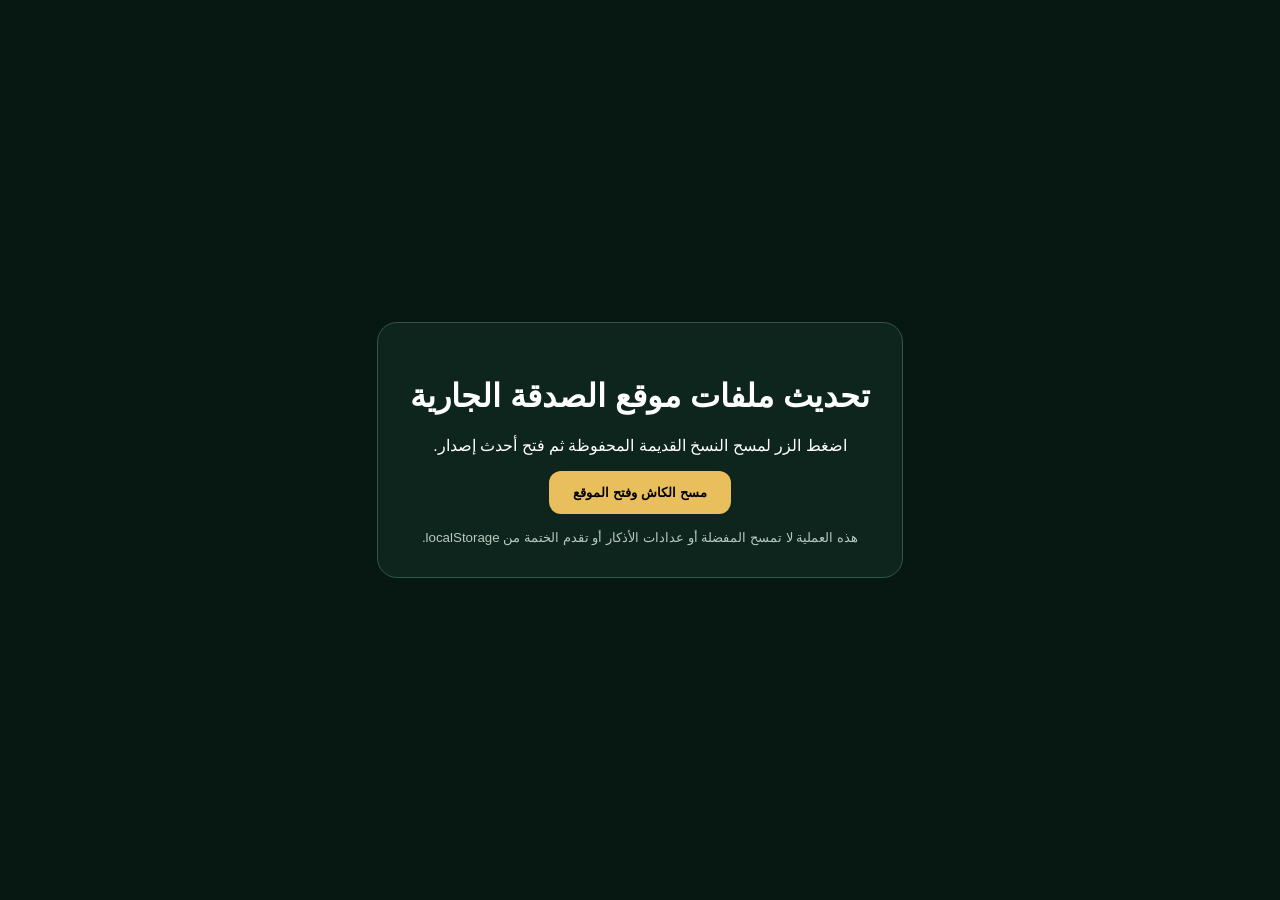
<file: reset-cache.html>
<!doctype html><html lang="ar" dir="rtl"><head><meta charset="utf-8"><meta name="viewport" content="width=device-width,initial-scale=1"><title>تحديث الموقع</title><style>body{font-family:Arial,sans-serif;background:#071711;color:#fff;display:grid;place-items:center;min-height:100vh;margin:0}.box{max-width:620px;padding:32px;border:1px solid #315747;border-radius:20px;background:#0d251c;text-align:center}button{padding:14px 24px;border:0;border-radius:12px;background:#e9bf5e;font-weight:700;cursor:pointer}small{display:block;margin-top:16px;color:#b7c9c1}</style></head><body><div class="box"><h1>تحديث ملفات موقع الصدقة الجارية</h1><p id="msg">اضغط الزر لمسح النسخ القديمة المحفوظة ثم فتح أحدث إصدار.</p><button id="reset">مسح الكاش وفتح الموقع</button><small>هذه العملية لا تمسح المفضلة أو عدادات الأذكار أو تقدم الختمة من localStorage.</small></div><script>
document.getElementById('reset').onclick=async()=>{const m=document.getElementById('msg');m.textContent='جارٍ تنظيف الملفات القديمة...';try{if('serviceWorker' in navigator){const regs=await navigator.serviceWorker.getRegistrations();await Promise.all(regs.map(r=>r.unregister()));}if('caches' in window){const keys=await caches.keys();await Promise.all(keys.map(k=>caches.delete(k)));}m.textContent='تم التنظيف. جارٍ فتح الموقع...';setTimeout(()=>location.replace('./index.html?fresh='+Date.now()),500);}catch(e){m.textContent='تمت المحاولة. افتح الموقع الآن.';setTimeout(()=>location.replace('./index.html?fresh='+Date.now()),700)}};
</script></body></html>
</file>
<file: style.css>
*{box-sizing:border-box}html{scroll-behavior:smooth}:root{--bg:#f4f0e5;--surface:#fffdf8;--surface2:#ece7da;--text:#18332a;--muted:#718079;--green:#0d5b45;--green2:#177055;--green3:#e3efe9;--gold:#d9ad52;--gold2:#f1d58e;--line:#dfd9cb;--shadow:0 15px 38px rgba(22,47,39,.09);--radius:20px}body{margin:0;background:radial-gradient(circle at 20% 0%,rgba(217,173,82,.08),transparent 28%),var(--bg);color:var(--text);font-family:Cairo,Arial,sans-serif;line-height:1.8}.dark{--bg:#0b1512;--surface:#12211c;--surface2:#1a2c26;--text:#eef6f2;--muted:#a2b1aa;--green:#2b8b6c;--green2:#3ca37f;--green3:#16362c;--gold:#e1b85f;--gold2:#8a7138;--line:#294139;--shadow:0 15px 38px rgba(0,0,0,.24)}button,input,select{font:inherit}.topbar{position:fixed;top:0;right:0;left:0;height:72px;background:color-mix(in srgb,var(--surface) 94%,transparent);backdrop-filter:blur(12px);border-bottom:1px solid var(--line);display:flex;align-items:center;justify-content:space-between;padding:0 24px;z-index:30}.brand{display:flex;align-items:center;gap:10px}.brand-mark{font-size:38px;color:var(--gold);line-height:1}.brand div{display:flex;flex-direction:column;line-height:1.3;text-align:center}.brand small{color:var(--muted);font-size:11px}.icon-btn,.ghost,.mini-btn,.tabs button,.tasbeeh-actions button,.mushaf-toolbar button,.mushaf-footer button{border:1px solid var(--line);background:var(--surface);color:var(--text);border-radius:12px;padding:8px 12px;cursor:pointer}.top-actions{display:flex;gap:8px}.sidebar{position:fixed;top:72px;right:0;bottom:0;width:240px;background:var(--surface);border-left:1px solid var(--line);z-index:20;padding:15px;overflow:auto}.sidebar nav{display:grid;gap:6px}.sidebar button{border:0;background:transparent;color:var(--text);padding:12px 13px;text-align:right;border-radius:12px;cursor:pointer}.sidebar button:hover,.sidebar button.active{background:var(--green3);color:var(--green);font-weight:800}.content{margin-right:240px;padding:98px 26px 48px;min-height:calc(100vh - 150px)}.page{display:none;max-width:1180px;margin:auto}.page.active{display:block}.hero{background:linear-gradient(135deg,#0a503d,#157054);color:white;border-radius:28px;min-height:410px;padding:40px 34px;box-shadow:var(--shadow);position:relative;overflow:hidden}.hero:before{content:'۞';position:absolute;right:-70px;bottom:-120px;font-size:350px;opacity:.045}.hero-with-photo{display:grid;grid-template-columns:1.15fr .85fr;gap:26px;align-items:stretch}.hero-copy{display:flex;flex-direction:column;justify-content:center;text-align:center;align-items:center}.eyebrow{color:#f4d67e}.hero h1{font-family:Amiri,serif;font-size:48px;line-height:1.25;margin:8px 0}.hero h1 span{color:#f2ca70}.hero-dua{max-width:760px}.hero-actions{display:flex;gap:10px;flex-wrap:wrap;justify-content:center}.primary{border:0;background:linear-gradient(135deg,var(--gold),#efca73);color:#13271f;padding:12px 22px;border-radius:15px;font-weight:800;cursor:pointer}.hero .ghost{color:#fff;border-color:rgba(255,255,255,.35);background:rgba(255,255,255,.08)}.father-photo{margin:0;overflow:hidden;border-radius:24px;background:#073e31;border:1px solid rgba(255,255,255,.2);position:relative}.father-photo img{width:100%;height:365px;display:block;object-fit:cover;object-position:50% 42%;filter:contrast(1.03) saturate(.92)}.father-photo figcaption{padding:12px 16px;color:#fff;font-family:Amiri,serif;font-size:1.08rem;text-align:center}.stat-grid{display:grid;grid-template-columns:repeat(4,1fr);gap:12px;margin:18px 0}.stat-grid article,.prayer-summary article{background:var(--surface);border:1px solid var(--line);border-radius:16px;padding:14px 18px;text-align:center;box-shadow:var(--shadow)}.stat-grid b{display:block;font-size:29px;color:var(--green)}.stat-grid span{color:var(--muted);font-size:12px}.daily-grid,.quick-grid,.prayer-grid{display:grid;grid-template-columns:repeat(4,1fr);gap:14px;margin:18px 0}.card,.stack article,.quick-grid button,.prayer,.card-large,.mushaf-shell,.quran-dashboard{background:var(--surface);border:1px solid var(--line);border-radius:var(--radius);box-shadow:var(--shadow)}.card{padding:20px;min-height:165px}.tag{color:var(--green);font-weight:800;font-size:12px}.quran-text{font-family:Amiri,serif;font-size:23px;line-height:2}.section-title{margin:32px 0 15px}.section-title h2{font-size:29px;margin:0}.section-title p{color:var(--muted);margin:2px 0;max-width:900px}.quick-grid.expanded{grid-template-columns:repeat(4,1fr)}.quick-grid button{padding:20px;text-align:right;color:var(--text);cursor:pointer;min-height:115px;transition:.18s}.quick-grid button:hover{transform:translateY(-2px);border-color:var(--gold)}.quick-grid b,.quick-grid span{display:block}.quick-grid span{color:var(--muted);font-size:12px;margin-top:6px}.home-panels{display:grid;grid-template-columns:1.3fr .7fr;gap:14px;margin-top:18px}.progress{height:10px;background:var(--surface2);border-radius:99px;overflow:hidden}.progress span{display:block;height:100%;width:0;background:linear-gradient(90deg,var(--green),var(--gold));transition:.4s}.progress.large{height:16px;margin:16px 0}.mini-btn{padding:6px 10px;font-size:12px}.search,select,input[type=number]{width:100%;padding:12px 14px;border:1px solid var(--line);background:var(--surface);color:var(--text);border-radius:13px;outline:none}.toolbar{display:grid;grid-template-columns:1fr 270px;gap:10px;margin-bottom:18px}.filter-row{display:grid;grid-template-columns:1fr auto;gap:10px;margin-bottom:14px}.section-search{margin-bottom:14px}.inline{display:grid;grid-template-columns:1fr auto;gap:8px}.quran-dashboard{padding:16px;margin-bottom:16px}.quran-controls{display:grid;grid-template-columns:1fr 1.4fr 1fr 1.5fr;gap:10px}.quran-controls label{display:block;color:var(--muted);font-size:12px;margin-bottom:5px}.quran-search-box{display:grid;grid-template-columns:1fr auto;gap:8px;margin-top:12px}.search-strip{margin-top:12px;display:flex;gap:8px;overflow:auto;padding-bottom:5px}.search-result{min-width:260px;border:1px solid var(--line);background:var(--surface2);border-radius:12px;padding:10px;cursor:pointer}.search-result b{display:block;color:var(--green)}.mushaf-shell{padding:18px}.mushaf-toolbar,.mushaf-footer{display:flex;justify-content:space-between;align-items:center;gap:10px}.mushaf-meta{text-align:center;display:flex;flex-direction:column}.mushaf-meta small{color:var(--muted)}.audio-toolbar{display:flex;align-items:center;gap:8px;flex-wrap:wrap;border-block:1px solid var(--line);padding:12px 0;margin:14px 0}.toggle{display:flex;align-items:center;gap:7px;color:var(--muted);font-size:12px}.audio-status{font-size:12px;color:var(--muted);margin-bottom:6px}.audio-progress{height:7px;margin-bottom:12px}.mushaf-page{max-width:810px;margin:0 auto 16px;background:#fffdf3;color:#152b23;border:10px double #d2b86a;border-radius:4px;padding:34px 42px;min-height:860px;box-shadow:inset 0 0 0 2px #eee2b9,0 12px 30px rgba(80,60,20,.08);font-family:Amiri,serif;text-align:justify;direction:rtl;position:relative}.dark .mushaf-page{background:#f8f1df;color:#14261f}.mushaf-page:before,.mushaf-page:after{content:'۞';position:absolute;color:#b59342;font-size:22px;top:8px}.mushaf-page:before{right:12px}.mushaf-page:after{left:12px}.surah-banner{text-align:center;margin:10px 0 14px;padding:7px 20px;border-block:2px solid #c6a556;font-family:Cairo,Arial,sans-serif;font-weight:800;color:#174d3c;background:linear-gradient(90deg,transparent,#f1e3ad,transparent)}.basmala{text-align:center;font-size:27px;margin:7px 0 10px}.mushaf-text{font-size:29px;line-height:2.35;margin:0}.mushaf-ayah{display:inline}.mushaf-ayah-mark{display:inline-flex;vertical-align:middle;align-items:center;justify-content:center;min-width:31px;height:31px;margin:0 3px;border:1px solid #b79543;border-radius:50%;font-family:Cairo,Arial,sans-serif;font-size:12px;color:#185644}.current-audio-ayah{background:rgba(217,173,82,.19);border-radius:8px}.mushaf-footer{border-top:1px solid var(--line);padding-top:12px}.mushaf-footer b{font-size:18px;color:var(--green)}.surah-player{width:100%;margin-top:12px}.source-note{color:var(--muted);font-size:11px;margin-top:8px}.khatma-grid{display:grid;grid-template-columns:1.3fr .8fr .9fr;gap:14px}.khatma-main{min-height:280px}.khatma-number{display:flex;align-items:end;justify-content:space-between;margin-top:16px}.khatma-number b{font-size:46px;color:var(--green)}.khatma-number span{color:var(--muted)}.compact-tools{grid-template-columns:1fr auto;margin:16px 0}.full{width:100%}.today-target{border:1px dashed var(--gold);padding:15px;border-radius:15px;text-align:center}.today-target b{display:block;font-size:32px;color:var(--green)}.tabs{display:flex;gap:7px;flex-wrap:wrap;margin-bottom:15px}.scroll-tabs{overflow:auto;flex-wrap:nowrap;padding-bottom:5px}.tabs button{white-space:nowrap}.tabs button.active{background:var(--green);color:white;border-color:var(--green)}.stack{display:grid;gap:12px}.stack article{padding:18px}.stack article p{margin:7px 0}.item-head{display:flex;justify-content:space-between;gap:10px;align-items:start}.item-actions{display:flex;gap:6px}.item-actions button{border:0;background:var(--surface2);color:var(--text);border-radius:9px;padding:6px 9px;cursor:pointer}.source{display:block;color:var(--muted);font-size:12px}.counter-row{display:flex;align-items:center;justify-content:space-between;gap:10px;margin-top:10px}.counter-btn{border:0;background:var(--green);color:#fff;border-radius:12px;padding:8px 14px;cursor:pointer}.tasbeeh-card{max-width:520px;margin:25px auto;text-align:center}.tasbeeh-circle{width:230px;height:230px;border-radius:50%;margin:30px auto;display:flex;flex-direction:column;align-items:center;justify-content:center;border:8px solid var(--surface2);background:var(--green);color:#fff;cursor:pointer;box-shadow:var(--shadow)}.tasbeeh-circle span{font-size:58px;font-weight:800}.tasbeeh-circle small{opacity:.8}.tasbeeh-actions{display:flex;justify-content:center;gap:8px}.notice{padding:13px;background:var(--surface2);border-radius:12px;margin:14px 0}.prayer{padding:18px;text-align:center}.prayer b,.prayer span{display:block}.prayer span{font-size:24px;color:var(--green)}.prayer-summary{display:grid;grid-template-columns:1fr 1fr;gap:12px;margin:14px 0}.prayer-summary article b,.prayer-summary article span{display:block}.prayer-summary article b{font-size:21px;color:var(--green)}.qibla-box{max-width:300px;margin:25px auto;text-align:center;background:var(--surface);padding:22px;border-radius:var(--radius);border:1px solid var(--line)}.qibla-arrow{font-size:70px;color:var(--green);transition:.4s}.qibla-box b,.qibla-box span{display:block}.card-large{padding:35px;text-align:center;max-width:880px;margin:10px auto}.brand-mark.big{font-size:80px}.special-duas{background:var(--surface2);padding:18px;border-radius:15px;margin:18px 0;text-align:right}.memorial .ghost{margin-right:8px}.memorial-photo{width:190px;height:190px;border-radius:50%;overflow:hidden;margin:0 auto 10px;border:6px solid var(--green3);box-shadow:var(--shadow)}.memorial-photo img{width:100%;height:100%;object-fit:cover;object-position:50% 38%}footer{margin-right:240px;padding:25px;text-align:center;background:var(--surface);border-top:1px solid var(--line);display:flex;flex-direction:column;color:var(--muted)}footer b{color:var(--text)}.hidden{display:none!important}.overlay{display:none}.modal{position:fixed;inset:0;background:rgba(0,0,0,.55);z-index:50;display:flex;align-items:flex-start;justify-content:center;padding:90px 16px 20px}.modal-card{width:min(760px,100%);max-height:78vh;overflow:auto;background:var(--surface);padding:22px;border-radius:20px;position:relative}.modal-close{position:absolute;left:14px;top:10px;border:0;background:transparent;color:var(--text);font-size:28px;cursor:pointer}.compact article{padding:12px}.toast{position:fixed;bottom:25px;left:25px;background:#172b23;color:#fff;padding:10px 15px;border-radius:12px;z-index:80;transform:translateY(120px);transition:.25s}.toast.show{transform:translateY(0)}
@media(max-width:1000px){.sidebar{transform:translateX(110%);transition:.25s;width:270px}.sidebar.open{transform:none}.overlay.show{display:block;position:fixed;inset:72px 0 0 0;background:rgba(0,0,0,.35);z-index:19}.content,footer{margin-right:0}.daily-grid,.quick-grid.expanded{grid-template-columns:repeat(2,1fr)}.quran-controls{grid-template-columns:repeat(2,1fr)}.khatma-grid{grid-template-columns:1fr 1fr}.khatma-main{grid-column:1/-1}.prayer-grid{grid-template-columns:repeat(3,1fr)}}
@media(max-width:780px){.hero-with-photo{grid-template-columns:1fr}.father-photo img{height:330px}.stat-grid{grid-template-columns:repeat(2,1fr)}.home-panels{grid-template-columns:1fr}.mushaf-page{padding:26px 24px;min-height:720px}.mushaf-text{font-size:26px;line-height:2.25}.mushaf-toolbar{align-items:stretch}.mushaf-toolbar button{font-size:12px}}
@media(max-width:600px){.topbar{padding:0 12px}.brand strong{font-size:13px}.brand small{font-size:9px}.content{padding:88px 10px 35px}.hero{padding:30px 16px}.hero h1{font-size:35px}.daily-grid,.quick-grid.expanded,.prayer-grid,.quran-controls,.khatma-grid,.prayer-summary{grid-template-columns:1fr}.toolbar,.filter-row{grid-template-columns:1fr}.mushaf-shell{padding:10px}.mushaf-page{border-width:6px;padding:24px 14px;min-height:620px}.mushaf-text{font-size:24px;line-height:2.2;text-align:right}.audio-toolbar{align-items:stretch}.audio-toolbar button{flex:1 1 46%}.mushaf-toolbar button{padding:7px}.mushaf-meta b{font-size:14px}.mushaf-meta small{font-size:10px}.card{min-height:auto}.quran-text{font-size:22px}}
/* ===== V5: تجربة مصحف أوضح + أقسام موسعة ===== */
.mushaf-viewbar{display:flex;align-items:center;justify-content:center;gap:8px;flex-wrap:wrap;margin:0 0 14px;padding:10px;border:1px solid var(--line);border-radius:14px;background:var(--surface2)}
.mushaf-viewbar>span{font-size:12px;color:var(--muted);font-weight:700}.view-btn{border:1px solid var(--line);background:var(--surface);color:var(--text);padding:7px 12px;border-radius:10px;cursor:pointer}.view-btn.active{background:var(--green);color:#fff;border-color:var(--green)}
.mushaf-page{--mushaf-font:36px;max-width:650px;min-height:0!important;padding:30px 32px 24px;margin:0 auto 16px;border-width:8px;overflow:hidden}
.mushaf-text{font-size:var(--mushaf-font)!important;line-height:2.28!important;text-align:justify!important;text-align-last:right;margin:0;word-spacing:1px}
.mushaf-page .surah-banner{margin:7px 0 10px;padding:5px 14px}.mushaf-page .basmala{font-size:calc(var(--mushaf-font) * .9);margin:4px 0 7px}.mushaf-ayah-mark{min-width:29px;height:29px}
.mushaf-page.comfort{max-width:980px;border:1px solid var(--line);border-radius:20px;background:var(--surface);color:var(--text);box-shadow:var(--shadow);padding:28px 34px}.dark .mushaf-page.comfort{background:var(--surface);color:var(--text)}.mushaf-page.comfort:before,.mushaf-page.comfort:after{display:none}.mushaf-page.comfort .mushaf-text{line-height:2.1!important;text-align:right!important}.mushaf-page.comfort .surah-banner{border-radius:12px;border:1px solid var(--line);background:var(--surface2)}
.asma-grid{display:grid;grid-template-columns:repeat(5,1fr);gap:10px}.asma-card{background:var(--surface);border:1px solid var(--line);border-radius:16px;padding:18px;text-align:center;box-shadow:var(--shadow);transition:.18s}.asma-card:hover{transform:translateY(-2px);border-color:var(--gold)}.asma-card b{display:block;font-family:Amiri,serif;font-size:27px;color:var(--green)}.asma-card small{color:var(--muted)}.asma-featured{max-width:680px;margin:0 auto 18px;padding:24px;text-align:center;background:linear-gradient(135deg,var(--green),#174b3d);color:white;border-radius:22px;box-shadow:var(--shadow)}.asma-featured b{display:block;font-family:Amiri,serif;font-size:42px;color:#f3d47b}.asma-featured p{margin:4px 0}
.dailyworks-summary{display:grid;grid-template-columns:1.2fr .8fr;gap:12px;margin-bottom:16px}.dailyworks-summary article{background:var(--surface);border:1px solid var(--line);border-radius:16px;padding:18px;box-shadow:var(--shadow)}.dailyworks-summary b{display:block;font-size:30px;color:var(--green)}.dailyworks-list{display:grid;grid-template-columns:repeat(2,1fr);gap:10px}.daily-work{display:flex;align-items:center;gap:12px;background:var(--surface);border:1px solid var(--line);border-radius:15px;padding:14px;cursor:pointer;box-shadow:var(--shadow)}.daily-work input{width:22px;height:22px;accent-color:var(--green)}.daily-work.done{opacity:.72;background:var(--surface2)}.daily-work.done span{text-decoration:line-through}.daily-work span{font-weight:700}.daily-work small{display:block;color:var(--muted);font-weight:400}
@media(max-width:900px){.asma-grid{grid-template-columns:repeat(3,1fr)}}
@media(max-width:600px){.mushaf-page{--mushaf-font:28px;max-width:100%;padding:20px 12px 18px;border-width:5px}.mushaf-text{line-height:2.12!important;text-align:right!important}.mushaf-page.comfort{padding:20px 14px}.asma-grid{grid-template-columns:repeat(2,1fr)}.dailyworks-summary,.dailyworks-list{grid-template-columns:1fr}.mushaf-viewbar{justify-content:flex-start}}

/* ===== V6: Quran Navigator — صفحات / سورة كاملة / جزء كامل ===== */
.quran-mode-tabs{display:grid;grid-template-columns:repeat(3,1fr);gap:10px;margin-bottom:14px}.quran-mode-btn{border:1px solid var(--line);background:var(--surface2);color:var(--text);padding:13px 14px;border-radius:15px;cursor:pointer;font-weight:800;text-align:center;transition:.18s}.quran-mode-btn small{display:block;color:var(--muted);font-size:10px;font-weight:500}.quran-mode-btn:hover{border-color:var(--gold);transform:translateY(-1px)}.quran-mode-btn.active{background:linear-gradient(135deg,var(--green),var(--green2));color:#fff;border-color:transparent;box-shadow:0 8px 20px rgba(13,91,69,.18)}.quran-mode-btn.active small{color:rgba(255,255,255,.78)}
.reading-mode-status{display:flex;align-items:center;justify-content:center;gap:10px;flex-wrap:wrap;margin-bottom:12px}.reading-mode-status span{background:var(--green3);color:var(--green);border-radius:999px;padding:6px 13px;font-weight:800;font-size:12px}.reading-mode-status small{color:var(--muted)}
.mushaf-page.long-reading{max-width:940px!important;padding:38px 46px!important;border-radius:14px!important;min-height:0!important}.mushaf-page.long-reading .mushaf-text{font-size:calc(var(--mushaf-font) - 2px)!important;line-height:2.15!important}.mushaf-page.surah-reading{background:linear-gradient(180deg,#fffdf3,#fbf5e5)}.dark .mushaf-page.surah-reading,.dark .mushaf-page.juz-reading{background:#f8f1df}.mushaf-page.juz-reading .surah-banner{margin-top:24px}.mushaf-page.long-reading .current-audio-ayah{box-decoration-break:clone;-webkit-box-decoration-break:clone;padding:2px 3px}
@media(max-width:780px){.quran-mode-tabs{grid-template-columns:1fr}.mushaf-page.long-reading{padding:25px 18px!important}.mushaf-page.long-reading .mushaf-text{font-size:var(--mushaf-font)!important;line-height:2.05!important}.reading-mode-status{justify-content:flex-start}}


/* ===== V8: واجهة مرجعية + سؤال يومي + احتفال + قراءة كبار السن ===== */
.site-masthead{position:relative;min-height:150px;margin:-26px -26px 14px;display:flex;align-items:center;justify-content:center;overflow:hidden;background:linear-gradient(90deg,rgba(244,234,204,.95),rgba(255,253,248,.96) 38%,rgba(255,253,248,.98) 62%,rgba(232,241,228,.96));border-bottom:1px solid #dfd4b6;color:#0b513d}.site-masthead:before{content:'';position:absolute;inset:0;background:radial-gradient(circle at 8% 80%,rgba(13,91,69,.18),transparent 22%),radial-gradient(circle at 92% 70%,rgba(217,173,82,.16),transparent 24%);pointer-events:none}.masthead-copy{z-index:1;text-align:center;padding:18px 120px}.masthead-copy small{font-size:19px;font-weight:800}.masthead-copy h1{font-family:Amiri,serif;font-size:54px;line-height:1;margin:4px 0;color:#0a4c39}.masthead-copy p{margin:8px 0 0;color:#324b43;font-weight:600}.masthead-quran,.masthead-ornament{position:absolute;z-index:1;font-size:72px;filter:drop-shadow(0 8px 12px rgba(71,52,15,.12))}.masthead-quran{left:60px}.masthead-ornament{right:65px;color:var(--gold)}
.home-nav-row{display:flex;align-items:center;justify-content:space-between;gap:16px;margin-bottom:14px}.home-search-launch{min-width:290px;border:1px solid #b8c9be;background:#fffdf8;border-radius:999px;padding:10px 18px;display:flex;gap:12px;align-items:center;color:#496058;cursor:pointer}.home-nav-links{display:flex;gap:8px;flex-wrap:wrap}.home-nav-links button{border:0;background:transparent;color:var(--green);font-weight:800;padding:9px 14px;border-radius:999px;cursor:pointer}.home-nav-links button:hover{background:var(--green3)}
.home-info-strip{display:grid;grid-template-columns:repeat(4,1fr);background:linear-gradient(90deg,#eff7e8,#f7f8e8);border:1px solid #91b69e;border-radius:18px;margin-bottom:14px;overflow:hidden}.home-info-strip article{display:flex;align-items:center;justify-content:center;gap:12px;padding:12px;border-left:1px solid rgba(13,91,69,.18)}.home-info-strip article:last-child{border-left:0}.home-info-strip small,.home-info-strip b{display:block}.home-info-strip small{color:#5c6f66;font-size:11px}.home-info-strip b{font-size:16px;color:#163f33}.info-icon{font-size:30px;color:#c99527}.home-activity-strip{display:grid;grid-template-columns:repeat(3,1fr);gap:10px;margin:0 0 14px}.home-activity-strip article{padding:10px 14px;border:1px solid var(--line);background:var(--surface);border-radius:14px;text-align:center;box-shadow:var(--shadow)}.home-activity-strip b{display:block;color:var(--green);font-size:22px}.home-activity-strip small,.home-activity-strip span{display:block}.home-activity-strip span{font-size:10px;color:var(--muted)}
.reference-hero{grid-template-columns:1fr 1.08fr;min-height:360px;padding:0;background:linear-gradient(90deg,#086146 0%,#08704e 54%,#07563f 100%);border-radius:24px}.reference-hero .hero-copy{padding:34px}.reference-hero .hero-copy h1{font-size:38px}.reference-hero .father-photo{border-radius:0;margin:0;background:transparent;border:0}.reference-hero .father-photo img{height:360px;object-position:50% 41%;-webkit-mask-image:linear-gradient(to left,#000 72%,transparent 100%);mask-image:linear-gradient(to left,#000 72%,transparent 100%)}.reference-hero .father-photo figcaption{position:absolute;bottom:0;right:0;left:0;background:linear-gradient(transparent,rgba(0,50,36,.9));padding-top:34px}.hero-flourish{font-size:26px;color:#f0cf74;letter-spacing:6px}.quick-grid.expanded button{background:linear-gradient(145deg,#f7edcf,#fffdf8);border-color:#dccb9e;text-align:center}.quick-grid.expanded button:nth-child(odd){background:linear-gradient(145deg,#dcefdc,#f8fff7);border-color:#b4d1b8}.quick-grid.expanded b{font-size:18px;color:#0c543f}.daily-grid .card{background:linear-gradient(180deg,#fffdf8,#fbf7ea)}.home-quiz-card{display:flex;align-items:center;justify-content:space-between;gap:20px;margin:18px 0;padding:20px 22px;border-radius:20px;background:linear-gradient(135deg,#0d5b45,#177055);color:#fff;box-shadow:var(--shadow)}.home-quiz-card h3{margin:5px 0;font-size:22px}.home-quiz-card p{margin:0;color:#d9eee6}.home-quiz-card .tag{color:#f1d58e}
.quiz-card{max-width:850px;margin:18px auto;padding:26px;background:var(--surface);border:1px solid var(--line);border-radius:22px;box-shadow:var(--shadow)}.quiz-head,.quiz-footer{display:flex;justify-content:space-between;gap:12px;align-items:center}.quiz-state{font-size:12px;color:var(--muted)}.quiz-card h3{font-size:27px;margin:18px 0}.quiz-options{display:grid;grid-template-columns:1fr 1fr;gap:10px}.quiz-option{border:1px solid var(--line);background:var(--surface2);color:var(--text);padding:14px 16px;border-radius:14px;text-align:right;cursor:pointer;font-weight:700}.quiz-option:hover:not(:disabled){border-color:var(--gold);transform:translateY(-1px)}.quiz-option.correct{background:#e0f5e7;border-color:#5ca876;color:#165632}.quiz-option.wrong{background:#fae5e2;border-color:#cb8177;color:#7a2e24}.quiz-result{margin:16px 0;padding:16px;border-radius:14px}.quiz-result.correct{background:#e6f5ea;color:#174f2d}.quiz-result.wrong{background:#fff0e8;color:#71391e}.quiz-result p{margin:4px 0 0}.quiz-footer{border-top:1px solid var(--line);padding-top:14px;margin-top:16px;color:var(--muted)}
.celebration{position:fixed;inset:0;pointer-events:none;z-index:120;display:none;overflow:hidden}.celebration.show{display:block}.celebration-message{position:absolute;top:42%;left:50%;transform:translate(-50%,-50%) scale(.8);background:linear-gradient(135deg,#0d5b45,#177055);color:#fff;padding:16px 26px;border:2px solid #e8c66f;border-radius:20px;font-weight:800;font-size:20px;box-shadow:0 18px 60px rgba(0,0,0,.24);animation:celebrate-pop 1.8s ease both}.celebration-piece{position:absolute;left:var(--x);top:-8%;color:#d9ad52;font-size:22px;animation:celebrate-fall 1.8s var(--delay) ease-in forwards}@keyframes celebrate-pop{0%{opacity:0;transform:translate(-50%,-50%) scale(.6)}18%,72%{opacity:1;transform:translate(-50%,-50%) scale(1)}100%{opacity:0;transform:translate(-50%,-50%) scale(.9)}}@keyframes celebrate-fall{0%{transform:translate(0,-30px) rotate(0);opacity:0}15%{opacity:1}100%{transform:translate(var(--drift),115vh) rotate(540deg);opacity:0}}
/* خط المصحف الافتراضي أكبر ومريح لكبار السن */
.mushaf-page{--mushaf-font:42px}.mushaf-page.comfort{--mushaf-font:46px}.mushaf-ayah-mark{min-width:34px;height:34px;font-size:13px}.mushaf-page .surah-banner{font-size:18px}.mushaf-page .basmala{font-weight:700}
.dark .site-masthead{background:linear-gradient(90deg,#13251f,#182c25,#13251f);color:#f6e5aa}.dark .masthead-copy h1,.dark .masthead-copy p{color:#f4f7f5}.dark .home-info-strip{background:#14271f;border-color:#2e5948}.dark .home-info-strip b{color:#eef6f2}.dark .home-search-launch{background:var(--surface);color:var(--text);border-color:var(--line)}.dark .quick-grid.expanded button,.dark .quick-grid.expanded button:nth-child(odd),.dark .daily-grid .card{background:var(--surface)}
@media(max-width:1000px){.site-masthead{margin:-26px -26px 14px}.home-info-strip{grid-template-columns:repeat(2,1fr)}.reference-hero{grid-template-columns:1fr 1fr}.masthead-quran,.masthead-ornament{font-size:54px}.masthead-copy{padding-inline:90px}}
@media(max-width:780px){.site-masthead{margin:-26px -10px 12px;min-height:135px}.masthead-copy{padding:18px 54px}.masthead-copy h1{font-size:38px}.masthead-copy small{font-size:14px}.masthead-copy p{font-size:11px}.masthead-quran{left:12px;font-size:38px}.masthead-ornament{right:14px;font-size:38px}.home-nav-row{flex-direction:column;align-items:stretch}.home-search-launch{min-width:0;width:100%}.home-nav-links{justify-content:center}.home-info-strip{grid-template-columns:1fr 1fr}.home-activity-strip{grid-template-columns:1fr 1fr 1fr}.reference-hero{grid-template-columns:1fr}.reference-hero .father-photo img{height:330px;mask-image:linear-gradient(to bottom,#000 78%,transparent 100%);-webkit-mask-image:linear-gradient(to bottom,#000 78%,transparent 100%)}.reference-hero .hero-copy{order:2;padding:26px 18px}.reference-hero .father-photo{order:1}.reference-hero .hero-copy h1{font-size:31px}.home-quiz-card{flex-direction:column;align-items:stretch}.quiz-options{grid-template-columns:1fr}.mushaf-page{--mushaf-font:36px}.mushaf-page.comfort{--mushaf-font:40px}}
@media(max-width:520px){.home-info-strip{grid-template-columns:1fr}.home-info-strip article{border-left:0;border-bottom:1px solid rgba(13,91,69,.15)}.home-activity-strip{grid-template-columns:1fr}.site-masthead{min-height:120px}.masthead-copy h1{font-size:33px}.masthead-copy p{display:none}.quiz-head,.quiz-footer{align-items:flex-start;flex-direction:column}.mushaf-page{--mushaf-font:34px}.mushaf-page.comfort{--mushaf-font:38px}}

/* ===== V9: Reference Skin — closer to the approved visual, functions unchanged ===== */
:root{--ref-deep:#004b37;--ref-deeper:#003c2e;--ref-green:#0b6a4b;--ref-cream:#fffdf7;--ref-gold:#e2b54e;--ref-soft:#eef6e7;--ref-border:#b7d0b9}
@media(min-width:1001px){
  .topbar{display:none!important}
  .sidebar{top:0!important;width:300px!important;padding:0 18px 18px!important;background:linear-gradient(180deg,#004b37,#003f31 70%,#00392c)!important;border-left:0!important;color:#fff}
  .content{margin-right:300px!important;padding:0 26px 48px!important}
}
.sidebar-memorial{margin:0 -18px 10px;padding:26px 20px 20px;text-align:center;color:#fff;border-bottom:1px solid rgba(255,255,255,.14);background:radial-gradient(circle at 50% 10%,rgba(255,214,107,.12),transparent 34%)}
.sidebar-mosque{font-size:64px;line-height:.9;color:#f0c75f;position:relative;display:inline-block;filter:saturate(.8)}
.sidebar-mosque span{position:absolute;right:23px;bottom:-2px;font-size:19px;color:#f5d682}
.sidebar-memorial strong{display:block;font-size:20px;margin-top:10px}.sidebar-memorial small{display:block;font-family:Amiri,serif;font-size:20px;line-height:1.4;color:#f9f1dd}.sidebar-memorial small b{font-size:25px;color:#fff}
.sidebar nav{gap:5px!important}.sidebar button{color:#fff!important;padding:11px 14px!important;border-radius:13px!important;font-size:16px}.sidebar button:hover,.sidebar button.active{background:linear-gradient(90deg,#087855,#0b704f)!important;color:#fff!important;box-shadow:inset 0 0 0 1px rgba(237,206,119,.35)}
.sidebar-bottom-actions{margin-top:20px;padding-top:16px;border-top:1px solid rgba(255,255,255,.15);display:grid;gap:9px}.sidebar-bottom-actions button{border:1px solid rgba(255,255,255,.3)!important;background:rgba(255,255,255,.04)!important;text-align:center!important}.sidebar-bottom-actions .sidebar-dua-btn{background:linear-gradient(135deg,#e4b84e,#f2d47d)!important;color:#183c30!important;border-color:#e4bc61!important;font-weight:800}

/* Home page remains the clean reference look even if other sections use dark mode */
#home{max-width:1240px;background:var(--ref-cream);color:#143e31;box-shadow:0 12px 45px rgba(24,59,47,.05)}
.dark #home{background:var(--ref-cream);color:#143e31}
.site-masthead{min-height:185px;margin:0 -26px 0!important;border-radius:0!important;border-bottom:1px solid #e5d8b9!important;background:
 radial-gradient(circle at 12% 20%,rgba(255,225,139,.5),transparent 25%),
 radial-gradient(circle at 85% 10%,rgba(166,217,230,.45),transparent 28%),
 linear-gradient(180deg,#f5fbf8 0%,#fffaf0 68%,#f3ead0 100%)!important}
.site-masthead:after{content:'';position:absolute;left:0;right:0;bottom:0;height:56px;background:linear-gradient(180deg,transparent,rgba(80,117,80,.08));clip-path:polygon(0 100%,0 45%,7% 62%,13% 30%,20% 60%,28% 34%,35% 66%,44% 38%,54% 64%,64% 35%,75% 60%,83% 32%,91% 58%,100% 38%,100% 100%)}
.masthead-copy{padding:24px 150px!important}.masthead-copy small{color:#0b5941!important;font-size:22px!important}.masthead-copy h1{font-size:64px!important;font-weight:700!important;color:#064c38!important;text-shadow:0 2px 0 #fff}.masthead-copy p{font-size:15px!important;color:#1f4338!important;margin-top:12px!important}
.masthead-quran{font-size:86px!important;left:70px!important;bottom:28px}.masthead-ornament{font-size:68px!important;right:82px!important;bottom:36px!important}.masthead-minaret{position:absolute;left:165px;bottom:29px;font-size:51px;opacity:.3;filter:sepia(.3)}

.home-nav-row{padding:12px 4px;border-bottom:1px solid #e7e0d1;margin-bottom:12px!important;flex-direction:row-reverse}.home-search-launch{background:#fffef9!important;border:1px solid #b6cbbd!important;box-shadow:inset 0 1px 0 #fff;min-width:330px!important;color:#5b6e66!important}.home-nav-links button{font-size:17px!important;color:#0b5b43!important}.home-nav-links button:hover{background:#edf5e9!important}
.home-info-strip{background:linear-gradient(90deg,#eff8e8,#f7f8e8)!important;border:1px solid #86b489!important;border-radius:17px!important;margin:12px 0!important;box-shadow:0 6px 18px rgba(35,77,52,.05)}.home-info-strip article{min-height:80px}.home-info-strip small{font-size:12px!important}.home-info-strip b{font-size:16px!important}.info-icon{font-size:32px!important;color:#d89d1f!important}
.home-activity-strip{gap:14px!important;margin:14px 0!important}.home-activity-strip article{background:#fffdf8!important;border:1px solid #d8ddcf!important;box-shadow:none!important;padding:9px 12px!important}.home-activity-strip b{color:#087454!important}.home-activity-strip span{color:#78877f!important}

.reference-hero{direction:ltr!important;grid-template-columns:1.05fr 1.15fr!important;min-height:350px!important;border-radius:25px!important;background:linear-gradient(90deg,#0b5f45,#0a744f 55%,#096545)!important;box-shadow:0 12px 30px rgba(6,80,58,.15)!important}
.reference-hero .hero-copy,.reference-hero .father-photo{direction:rtl}.reference-hero .father-photo{grid-column:2!important}.reference-hero .hero-copy{grid-column:1!important;padding:28px 30px!important}.reference-hero .hero-copy h1{font-size:37px!important;line-height:1.4!important}.reference-hero .father-photo img{height:350px!important;object-position:50% 39%!important;-webkit-mask-image:linear-gradient(to right,#000 76%,transparent 100%)!important;mask-image:linear-gradient(to right,#000 76%,transparent 100%)!important}.reference-hero .father-photo figcaption{display:none!important}.hero-actions .primary{background:linear-gradient(135deg,#edbd4f,#f5d177)!important;border-radius:999px!important;padding-inline:30px!important}.reference-hero .hero-actions .ghost{display:none}

.stat-grid{margin:14px 0!important;gap:10px!important}.stat-grid article{background:#fffdf8!important;border:1px solid #e0dccf!important;box-shadow:none!important;padding:9px!important}.stat-grid b{font-size:23px!important;color:#0c7655!important}.stat-grid span{color:#64776e!important}
.quick-grid.expanded{grid-template-columns:repeat(4,1fr)!important;gap:16px!important;margin-top:12px!important}.quick-grid.expanded button{min-height:130px!important;border-radius:17px!important;padding:20px 16px!important;box-shadow:0 7px 18px rgba(66,72,37,.06)!important}.quick-grid.expanded button:nth-child(4n+1),.quick-grid.expanded button:nth-child(4n+3){background:linear-gradient(145deg,#d9f0d9,#f4fff1)!important;border-color:#a8cba9!important}.quick-grid.expanded button:nth-child(4n+2),.quick-grid.expanded button:nth-child(4n+4){background:linear-gradient(145deg,#f7e8bd,#fff8e7)!important;border-color:#d9c17f!important}.quick-grid.expanded b{font-size:19px!important;color:#07533e!important}.quick-grid.expanded span{color:#4d655b!important;font-size:12px!important}
.daily-grid{grid-template-columns:repeat(2,1fr)!important;gap:14px!important}.daily-grid .card{background:#fffdf8!important;border:1px solid #e2ddcf!important;min-height:150px!important;box-shadow:none!important}.daily-grid .card:nth-child(1),.daily-grid .card:nth-child(2){border-top:4px solid #d8ad3f!important}.daily-grid .card:nth-child(3),.daily-grid .card:nth-child(4){border-top:4px solid #70ac7b!important}
.home-quiz-card{background:linear-gradient(135deg,#07563f,#087653)!important;border:1px solid #d6b85e!important;box-shadow:0 9px 25px rgba(6,79,57,.14)!important}.home-panels .card{background:#fffdf8!important;color:#153d31!important;border-color:#ded9cc!important}.home-panels .card .tag{color:#087154!important}

/* Stronger, elderly-friendly Mushaf without changing Quran modes/data */
.mushaf-page{--mushaf-font:46px!important;max-width:900px!important;padding:42px 50px!important;border-width:9px!important;line-height:1.9!important;box-shadow:0 14px 36px rgba(78,60,22,.12)!important}.mushaf-page.comfort{--mushaf-font:52px!important;max-width:980px!important}.mushaf-text{font-size:var(--mushaf-font)!important;line-height:2.15!important;word-spacing:3px!important}.mushaf-page.long-reading .mushaf-text{font-size:var(--mushaf-font)!important;line-height:2.08!important}.mushaf-page .surah-banner{font-size:22px!important;padding:9px 24px!important}.basmala{font-size:34px!important}.mushaf-ayah-mark{min-width:39px!important;height:39px!important;font-size:14px!important;margin-inline:5px!important}

@media(max-width:1000px){.sidebar-memorial{display:none}.sidebar-bottom-actions{display:none}.masthead-copy h1{font-size:52px!important}.masthead-minaret{display:none}.quick-grid.expanded{grid-template-columns:repeat(2,1fr)!important}}
@media(max-width:780px){#home{margin-inline:-10px;padding-inline:10px}.site-masthead{margin:0 -10px!important;min-height:150px!important}.masthead-copy{padding:20px 55px!important}.masthead-copy h1{font-size:43px!important}.masthead-copy small{font-size:16px!important}.masthead-copy p{font-size:11px!important}.masthead-quran{left:8px!important;font-size:42px!important}.masthead-ornament{right:9px!important;font-size:42px!important}.home-nav-row{flex-direction:column!important}.home-search-launch{min-width:0!important}.home-info-strip{grid-template-columns:1fr 1fr!important}.reference-hero{grid-template-columns:1fr!important;direction:rtl!important}.reference-hero .father-photo,.reference-hero .hero-copy{grid-column:auto!important}.reference-hero .father-photo{order:1}.reference-hero .hero-copy{order:2}.reference-hero .father-photo img{height:320px!important;-webkit-mask-image:linear-gradient(to bottom,#000 84%,transparent 100%)!important;mask-image:linear-gradient(to bottom,#000 84%,transparent 100%)!important}.quick-grid.expanded{grid-template-columns:1fr 1fr!important}.daily-grid{grid-template-columns:1fr!important}.mushaf-page{--mushaf-font:39px!important;padding:28px 18px!important}.mushaf-page.comfort{--mushaf-font:43px!important}.mushaf-page .surah-banner{font-size:18px!important}.basmala{font-size:29px!important}}
@media(max-width:520px){.home-info-strip{grid-template-columns:1fr!important}.quick-grid.expanded{grid-template-columns:1fr!important}.masthead-copy h1{font-size:35px!important}.masthead-copy p{display:block!important}.mushaf-page{--mushaf-font:36px!important;padding:24px 14px!important}.mushaf-page.comfort{--mushaf-font:40px!important}}


/* V10 — user-requested refinements only: no theme toggle, premium masthead art,
   clearer memorial photo, and fully interactive daily question on Home. */
.top-actions{min-width:46px;justify-content:flex-start}
.site-masthead{overflow:hidden}
.masthead-art{position:absolute;z-index:2;pointer-events:none;filter:drop-shadow(0 9px 10px rgba(54,62,35,.14))}
.masthead-art-mosque{right:54px;bottom:20px;width:125px;height:112px}
.masthead-art-quran{left:42px;bottom:12px;width:150px;height:120px}
.site-masthead .masthead-copy{position:relative;z-index:3}

.home-quiz-live{margin:12px 0 14px;padding:18px 20px;background:linear-gradient(135deg,#fffdf7,#f6f0dc 62%,#edf6ea);border:1px solid #d8bd6c;border-radius:18px;box-shadow:0 7px 20px rgba(75,63,24,.08)}
.home-quiz-live-head{display:flex;justify-content:space-between;align-items:center;gap:12px;margin-bottom:4px}.home-quiz-live-head>div{display:flex;align-items:center;gap:9px;flex-wrap:wrap}.home-quiz-badge{font-size:11px;color:#5d6e64;background:#eff5e9;border:1px solid #cfddc7;border-radius:999px;padding:3px 10px}.home-quiz-live h2{margin:5px 0 2px;color:#07533e;font-size:22px;line-height:1.5}.home-quiz-live>p{margin:0 0 10px;color:#687970;font-size:12px}.home-quiz-options{grid-template-columns:repeat(4,1fr)!important;gap:8px!important}.home-quiz-options .quiz-option{padding:10px 12px!important;min-height:52px;background:#fff!important}.home-quiz-live .quiz-result{margin:10px 0 0}.home-quiz-live-foot{display:flex;justify-content:space-between;align-items:center;gap:10px;margin-top:10px;padding-top:8px;border-top:1px solid #e4dcc7}.home-quiz-live-foot small{color:#78857d}.home-quiz-live-foot .ghost{background:#fffdf8;color:#0b5b43;border-color:#b8cdbd}

/* The source photo is already the same memorial photo used by the live GitHub site.
   Show it without masks, tinting or soft-focus overlays so it stays clear. */
.reference-hero .father-photo{background:#0b5f45!important;border:0!important;display:flex!important;align-items:stretch!important;justify-content:center!important;overflow:hidden!important}
.reference-hero .father-photo img{width:100%!important;height:390px!important;object-fit:cover!important;object-position:50% 52%!important;filter:none!important;-webkit-mask-image:none!important;mask-image:none!important;opacity:1!important;transform:none!important}
.reference-hero .father-photo:before,.reference-hero .father-photo:after{display:none!important}

@media(max-width:1000px){.masthead-art-mosque{right:28px;width:100px}.masthead-art-quran{left:24px;width:118px}.home-quiz-options{grid-template-columns:repeat(2,1fr)!important}.reference-hero .father-photo img{height:370px!important}}
@media(max-width:780px){.masthead-art-mosque{right:5px;bottom:18px;width:68px;height:74px}.masthead-art-quran{left:2px;bottom:14px;width:80px;height:72px}.home-quiz-live{padding:15px 13px}.home-quiz-live h2{font-size:19px}.home-quiz-live-head,.home-quiz-live-foot{align-items:flex-start;flex-direction:column}.home-quiz-options{grid-template-columns:1fr!important}.reference-hero .father-photo img{height:430px!important;object-fit:contain!important;background:#0b5f45!important}}


/* V11 — restore explicit day/night modes and keep the memorial photo fully visible. */
.top-actions{display:flex!important;gap:7px!important;min-width:auto!important;align-items:center}
.top-actions .theme-choice{width:42px;height:42px;padding:0;display:inline-grid;place-items:center;font-size:18px}
.top-actions .theme-choice.active-theme{background:var(--green)!important;color:#fff!important;border-color:var(--green)!important;box-shadow:0 5px 14px rgba(13,91,69,.18)}
.dark .top-actions .theme-choice.active-theme{background:var(--gold)!important;color:#13271f!important;border-color:var(--gold)!important}

/* The original portrait is vertical. `contain` is intentional: it prevents cropping the head/body,
   so the same clear full photograph seen on the live GitHub version remains visible. */
.reference-hero{grid-template-columns:1.18fr .82fr!important;align-items:stretch!important}
.reference-hero .father-photo{min-height:430px!important;background:linear-gradient(180deg,#0b6048,#084c3a)!important;padding:10px!important;display:flex!important;align-items:center!important;justify-content:center!important}
.reference-hero .father-photo img{width:100%!important;height:420px!important;object-fit:contain!important;object-position:center center!important;filter:none!important;-webkit-mask-image:none!important;mask-image:none!important;opacity:1!important;transform:none!important;border-radius:18px!important;background:#0b6048!important}

/* Real dark appearance on the home screen as well — V9 intentionally kept it light. */
.dark #home{--ref-cream:#0b1512!important;--ref-paper:#12211c!important;--ref-green:#2b8b6c!important;--ref-deep:#081f18!important;--ref-line:#294139!important;background:#0b1512!important;color:#eef6f2!important}
.dark .site-masthead{background:linear-gradient(180deg,#14231e,#0e1c18)!important;border-color:#294139!important}
.dark .masthead-copy h1,.dark .masthead-copy small,.dark .masthead-copy p{color:#eef6f2!important}
.dark .home-nav-row,.dark .home-info-strip article,.dark .home-activity-strip article,.dark .home-panels .card,.dark .home-quiz-live{background:#12211c!important;color:#eef6f2!important;border-color:#294139!important}
.dark .home-nav-links button,.dark .home-search-launch,.dark .home-quiz-live-foot .ghost{background:#12211c!important;color:#eef6f2!important;border-color:#355248!important}
.dark .home-quiz-live h2{color:#f1d58e!important}.dark .home-quiz-live>p,.dark .home-quiz-live-foot small{color:#a2b1aa!important}
.dark .home-quiz-options .quiz-option{background:#1a2c26!important;color:#eef6f2!important;border-color:#355248!important}
.dark .home-info-strip small,.dark .home-activity-strip small,.dark .home-activity-strip span{color:#a2b1aa!important}
.dark .home-info-strip b,.dark .home-activity-strip b{color:#8bd2b7!important}

@media(max-width:1000px){.reference-hero{grid-template-columns:1fr!important}.reference-hero .father-photo{min-height:0!important}.reference-hero .father-photo img{height:520px!important;max-width:430px!important}}
@media(max-width:780px){.top-actions{gap:4px!important}.top-actions .theme-choice{width:38px;height:38px}.reference-hero .father-photo{padding:8px!important}.reference-hero .father-photo img{height:500px!important;max-width:100%!important}}
@media(max-width:520px){.reference-hero .father-photo img{height:430px!important}.top-actions .theme-choice{width:36px;height:36px;font-size:16px}}


/* V12 — visible day/night control + guaranteed readable daily cards in both themes. */
.theme-switcher{
  position:fixed;left:18px;top:18px;z-index:80;display:flex;gap:7px;
  padding:6px;background:color-mix(in srgb,var(--surface) 94%,transparent);
  border:1px solid var(--line);border-radius:16px;box-shadow:0 9px 28px rgba(17,49,39,.14);
  backdrop-filter:blur(10px)
}
.theme-switch-btn{
  min-width:72px;height:42px;padding:0 10px;border:1px solid var(--line);border-radius:11px;
  display:inline-flex;align-items:center;justify-content:center;gap:6px;background:var(--surface);
  color:var(--text);cursor:pointer;font-family:Cairo,Arial,sans-serif;font-weight:800
}
.theme-switch-btn span{font-size:18px;line-height:1}.theme-switch-btn b{font-size:12px}
.theme-switch-btn.active-theme{background:linear-gradient(135deg,#0d6b50,#14825f)!important;color:#fff!important;border-color:#0d6b50!important}
.dark .theme-switch-btn.active-theme{background:linear-gradient(135deg,#e1b85f,#f1d58e)!important;color:#18332a!important;border-color:#e1b85f!important}

/* Daily content: never use pale text over a pale card. */
#home .daily-grid .card{color:#153d31!important;background:#fffdf8!important}
#home .daily-grid .card p,#home .daily-grid .card small,#home .daily-grid .card .quran-text{color:#153d31!important;opacity:1!important}
#home .daily-grid .card .tag{color:#087154!important}
.dark #home .daily-grid .card{background:#12211c!important;color:#eef6f2!important;border-color:#355248!important}
.dark #home .daily-grid .card p,.dark #home .daily-grid .card small,.dark #home .daily-grid .card .quran-text{color:#eef6f2!important;opacity:1!important}
.dark #home .daily-grid .card .tag{color:#8bd2b7!important}

@media(max-width:780px){
  .theme-switcher{left:10px;top:10px;padding:4px;gap:4px}
  .theme-switch-btn{min-width:48px;width:48px;height:40px;padding:0}
  .theme-switch-btn b{display:none}.theme-switch-btn span{font-size:19px}
}


/* V13 — Tafsir, promised Paradise, prophets */
.surah-knowledge{display:flex;gap:8px;flex-wrap:wrap;margin:10px 0 2px}.surah-knowledge-chip{display:inline-flex;align-items:center;gap:5px;background:var(--green3);color:var(--text);border:1px solid var(--line);border-radius:999px;padding:7px 12px;font-size:12px}.surah-knowledge-chip b{color:var(--green)}.surah-inline-type{font-family:Cairo,Arial,sans-serif;font-size:11px;background:#174d3c;color:#fff;border-radius:999px;padding:2px 8px;margin-inline-start:7px}.mushaf-ayah{cursor:pointer;border-radius:6px;transition:background .15s}.mushaf-ayah:hover,.mushaf-ayah:focus{background:rgba(217,173,82,.18);outline:1px dashed rgba(181,147,66,.55)}.tafsir-modal-card{width:min(900px,100%)}.tafsir-head{display:flex;align-items:center;justify-content:space-between;gap:10px;padding-left:35px}.surah-type-badge{background:var(--green3);color:var(--green);border:1px solid var(--line);border-radius:999px;padding:5px 10px;font-weight:800;font-size:12px}.tafsir-ayah-text{background:#fffdf3;color:#163128;border:1px solid #dcc989;border-radius:16px;padding:18px 20px;margin:16px 0;font-size:31px}.tafsir-section{background:var(--surface2);border:1px solid var(--line);border-radius:16px;padding:15px 18px;margin:12px 0}.tafsir-section h4{margin:0 0 7px;color:var(--green)}.tafsir-text{font-size:16px;line-height:2}.tafsir-footnote{font-size:12px;color:var(--muted);border-top:1px solid var(--line);padding-top:12px;margin-top:12px}.knowledge-note{background:var(--green3);border:1px solid var(--line);border-radius:15px;padding:13px 16px;margin-bottom:18px;color:var(--text)}.knowledge-block{margin:20px 0}.knowledge-block>h3{color:var(--green);font-size:22px;margin:0 0 10px}.bio-grid{display:grid;grid-template-columns:repeat(3,1fr);gap:13px}.bio-card{background:var(--surface);border:1px solid var(--line);border-radius:18px;padding:18px;box-shadow:var(--shadow)}.bio-card h3{margin:5px 0 6px;color:var(--text);font-size:19px}.bio-card p{margin:7px 0;color:var(--text)}.bio-grid.women .bio-card{border-top:3px solid var(--gold)}.prophet-people{background:var(--surface2);border-radius:10px;padding:8px 10px;margin:7px 0;color:var(--text);font-size:13px}.prophet-people b{color:var(--green)}.dark .tafsir-ayah-text{background:#f8f1df;color:#14261f}
@media(max-width:900px){.bio-grid{grid-template-columns:1fr 1fr}}@media(max-width:620px){.bio-grid{grid-template-columns:1fr}.tafsir-ayah-text{font-size:26px}.surah-knowledge{display:grid}.surah-knowledge-chip{border-radius:12px}}


/* V14 — memorial hero photo clarity only.
   Uses a dedicated crop of the original photograph so the father appears larger
   without filters, masks or distortion. All other site behavior is unchanged. */
.reference-hero{grid-template-columns:.96fr 1.04fr!important}
.reference-hero .father-photo{padding:0!important;min-height:430px!important;background:#0b6048!important;overflow:hidden!important}
.reference-hero .father-photo img{width:100%!important;height:430px!important;max-width:none!important;object-fit:cover!important;object-position:center center!important;filter:none!important;opacity:1!important;border-radius:0!important;background:#0b6048!important}
@media(max-width:1000px){.reference-hero{grid-template-columns:1fr!important}.reference-hero .father-photo img{height:520px!important;max-width:100%!important;object-fit:contain!important;background:#0b6048!important}}
@media(max-width:780px){.reference-hero .father-photo img{height:500px!important;object-fit:contain!important}}
@media(max-width:520px){.reference-hero .father-photo img{height:430px!important}}

/* V15 — restore a natural-size, sharp memorial photo.
   Use the original portrait without enlargement/cropping. */
.reference-hero{grid-template-columns:1.08fr .92fr!important;align-items:stretch!important}
.reference-hero .father-photo{
  min-height:380px!important;
  padding:14px!important;
  background:linear-gradient(180deg,#0c674d,#0a503e)!important;
  display:flex!important;
  align-items:center!important;
  justify-content:center!important;
  overflow:hidden!important;
}
.reference-hero .father-photo img{
  width:auto!important;
  max-width:100%!important;
  height:360px!important;
  max-height:360px!important;
  object-fit:contain!important;
  object-position:center center!important;
  filter:none!important;
  opacity:1!important;
  transform:none!important;
  border-radius:18px!important;
  background:transparent!important;
  image-rendering:auto!important;
}
@media(max-width:1000px){
  .reference-hero{grid-template-columns:1fr!important}
  .reference-hero .father-photo{min-height:0!important;padding:12px!important}
  .reference-hero .father-photo img{height:420px!important;max-height:420px!important;width:auto!important;max-width:100%!important}
}
@media(max-width:780px){
  .reference-hero .father-photo img{height:380px!important;max-height:380px!important}
}
@media(max-width:520px){
  .reference-hero .father-photo img{height:330px!important;max-height:330px!important}
}

/* V16 — balanced memorial photo size: between V14 and V15, original image only. */
.reference-hero{grid-template-columns:1.04fr .96fr!important}
.reference-hero .father-photo{
  min-height:410px!important;
  padding:10px!important;
}
.reference-hero .father-photo img{
  width:auto!important;
  height:400px!important;
  max-height:400px!important;
  max-width:92%!important;
  object-fit:contain!important;
  object-position:center center!important;
  border-radius:16px!important;
}
@media(max-width:1000px){
  .reference-hero{grid-template-columns:1fr!important}
  .reference-hero .father-photo{min-height:0!important;padding:10px!important}
  .reference-hero .father-photo img{height:455px!important;max-height:455px!important;max-width:92%!important}
}
@media(max-width:780px){
  .reference-hero .father-photo img{height:410px!important;max-height:410px!important;max-width:96%!important}
}
@media(max-width:520px){
  .reference-hero .father-photo img{height:365px!important;max-height:365px!important;max-width:100%!important}
}

/* V17 — balanced memorial photo: medium size, sharp, without stretching.
   Fill the photo panel better by cropping only excess ceiling/floor from the original portrait. */
.reference-hero{grid-template-columns:1.02fr .98fr!important}
.reference-hero .father-photo{
  min-height:420px!important;
  padding:10px!important;
  display:flex!important;
  align-items:center!important;
  justify-content:center!important;
  overflow:hidden!important;
  background:linear-gradient(180deg,#0c674d,#0a503e)!important;
}
.reference-hero .father-photo img{
  width:74%!important;
  height:400px!important;
  max-width:430px!important;
  max-height:none!important;
  object-fit:cover!important;
  object-position:64% 47%!important;
  filter:none!important;
  opacity:1!important;
  transform:none!important;
  border-radius:18px!important;
  background:transparent!important;
}
@media(max-width:1000px){
  .reference-hero{grid-template-columns:1fr!important}
  .reference-hero .father-photo{min-height:420px!important;padding:10px!important}
  .reference-hero .father-photo img{width:min(76%,430px)!important;height:400px!important;max-width:430px!important;object-position:64% 47%!important}
}
@media(max-width:780px){
  .reference-hero .father-photo{min-height:390px!important}
  .reference-hero .father-photo img{width:min(82%,390px)!important;height:370px!important;max-width:390px!important}
}
@media(max-width:520px){
  .reference-hero .father-photo{min-height:350px!important;padding:8px!important}
  .reference-hero .father-photo img{width:88%!important;height:330px!important;max-width:340px!important;object-position:64% 46%!important}
}


/* V18 - Islamic encyclopedia and wisdom; additive only */
.encyclopedia-grid{margin-top:18px}.encyclopedia-card{min-height:190px}.ency-value{display:block;margin:12px 0;font-size:1.12rem;color:var(--green,#087b5b)}
.wisdom-grid{margin-top:18px}.wisdom-card{padding:22px;border-radius:18px;border:1px solid var(--line,#d9dfd4);background:var(--card,#fffdf8)}.wisdom-card p{font-size:1.12rem;line-height:2;margin:12px 0}.wisdom-card .source{display:block;opacity:.78}
body.dark .wisdom-card{background:#10271f;border-color:#315345;color:#f4f2e8}body.dark .ency-value{color:#74d8ba}
@media(max-width:700px){.encyclopedia-card{min-height:auto}.wisdom-card{padding:16px}.wisdom-card p{font-size:1.04rem}}


/* V19 - expanded encyclopedia, wisdom and daily knowledge card */
.daily-knowledge-card{display:flex;align-items:center;justify-content:space-between;gap:18px;margin:16px 0 24px;padding:20px 22px;border-radius:20px;background:linear-gradient(135deg,#fff6d8,#f7f1df 48%,#e7f4e7);border:1px solid #d9bd68;box-shadow:0 8px 22px rgba(74,61,20,.08)}
.daily-knowledge-card h3{margin:8px 0 5px;color:#0b5b43;font-size:20px;line-height:1.8}.daily-knowledge-card small{color:#687970}.daily-knowledge-card .ghost{white-space:nowrap;background:#fffdf8;color:#0b5b43;border-color:#adcbb9}
.dark .daily-knowledge-card{background:linear-gradient(135deg,#17251f,#12211c);border-color:#705d2d;color:#f4f2e8}.dark .daily-knowledge-card h3{color:#f1d58e}.dark .daily-knowledge-card small{color:#a8b8b0}.dark .daily-knowledge-card .ghost{background:#1a2c26;color:#eef6f2;border-color:#355248}
.encyclopedia-grid{align-items:stretch}.encyclopedia-card{min-height:185px}.encyclopedia-card h3{font-size:1.2rem}.encyclopedia-card p{line-height:1.9}.wisdom-grid{display:grid;grid-template-columns:repeat(2,minmax(0,1fr));gap:14px}.wisdom-card{height:100%}
@media(max-width:780px){.daily-knowledge-card{align-items:flex-start;flex-direction:column;padding:16px}.daily-knowledge-card h3{font-size:18px}.wisdom-grid{grid-template-columns:1fr}.encyclopedia-card{min-height:auto}}


/* V20 — رحلة المسلم اليومية؛ إضافات فقط */
.v20-daily-journey,.v20-achievements,.v20-smart-search{margin:22px 0;padding:24px;border:1px solid var(--line,#d9dfd4);border-radius:24px;background:var(--card,#fffdf8);box-shadow:0 8px 24px rgba(36,68,54,.06)}
.v20-head{display:flex;align-items:center;justify-content:space-between;gap:16px}.v20-head h2{margin:8px 0 4px}.v20-head p{margin:0;color:#65756d}.v20-streak{min-width:105px;text-align:center;padding:12px 15px;border-radius:18px;background:#fff3cf;border:1px solid #e6c76e;font-size:22px}.v20-streak b{font-size:28px;margin:0 5px}.v20-streak small{display:block;font-size:12px;color:#705f35}
.v20-steps{display:grid;grid-template-columns:repeat(5,1fr);gap:10px;margin:20px 0 14px}.v20-step{padding:15px 8px;border:1px solid #d7dfd8;border-radius:18px;background:#fff;display:flex;flex-direction:column;align-items:center;gap:5px;cursor:pointer}.v20-step span{font-size:27px}.v20-step small{color:#77857e}.v20-step.done{background:#e8f6ee;border-color:#69ad88;color:#075d43}.v20-step.done span{width:35px;height:35px;display:grid;place-items:center;border-radius:50%;background:#087b5b;color:#fff}.v20-progress{height:10px}.v20-message{text-align:center;font-weight:700;color:#087b5b;margin:12px 0 0}
.v20-feature-grid{display:grid;grid-template-columns:repeat(3,1fr);gap:14px;margin:22px 0}.v20-feature-card{padding:21px;border:1px solid #d9dfd4;border-radius:22px;background:#fffdf8;min-height:225px}.v20-feature-card h3{margin:13px 0 8px;color:#0b5b43}.v20-feature-card p{line-height:1.9}.v20-feature-card small{display:block;color:#65756d;line-height:1.8}.v20-reflection .quran-text{font-size:25px;line-height:2.1;color:#173d30}.v20-reflection>b{color:#a67b18}
.v20-badges{display:grid;grid-template-columns:repeat(6,1fr);gap:10px;margin-top:18px}.v20-badge{padding:14px 8px;text-align:center;border-radius:17px;background:#f3f3ef;opacity:.55;border:1px solid #ddd}.v20-badge span{display:block;font-size:27px}.v20-badge b,.v20-badge small{display:block;margin-top:5px}.v20-badge.earned{opacity:1;background:#fff4ce;border-color:#d5b44d;box-shadow:0 5px 15px rgba(147,110,20,.08)}
.v20-smart-search>div:first-child{text-align:center}.v20-search-row{display:flex;gap:9px;max-width:760px;margin:18px auto}.v20-search-row input{flex:1}.v20-search-results{display:grid;grid-template-columns:repeat(2,1fr);gap:10px;margin-top:16px}.v20-search-results article{padding:16px;border:1px solid #d9dfd4;border-radius:16px;background:#fff}.v20-search-results h4{margin:8px 0}.v20-search-results p{line-height:1.8}.v20-search-results small{color:#65756d}
body.dark .v20-daily-journey,body.dark .v20-achievements,body.dark .v20-smart-search,body.dark .v20-feature-card{background:#10271f;border-color:#315345;color:#f4f2e8}body.dark .v20-step,body.dark .v20-search-results article{background:#172e26;border-color:#365448;color:#f4f2e8}body.dark .v20-step.done{background:#173d30;border-color:#5ca47f}body.dark .v20-feature-card h3,body.dark .v20-message{color:#79d6b3}body.dark .v20-reflection .quran-text{color:#f5f0df}body.dark .v20-badge{background:#1a2d27;border-color:#3b5048}body.dark .v20-badge.earned{background:#403718;border-color:#8d7735}body.dark .v20-streak{background:#3d3519;border-color:#7d6b32;color:#f5e7b8}body.dark .v20-streak small{color:#d8c98e}
@media(max-width:900px){.v20-steps{grid-template-columns:repeat(3,1fr)}.v20-feature-grid{grid-template-columns:1fr}.v20-badges{grid-template-columns:repeat(3,1fr)}}@media(max-width:600px){.v20-daily-journey,.v20-achievements,.v20-smart-search{padding:16px}.v20-head{align-items:flex-start}.v20-steps{grid-template-columns:repeat(2,1fr)}.v20-badges{grid-template-columns:repeat(2,1fr)}.v20-search-results{grid-template-columns:1fr}.v20-search-row{flex-direction:column}.v20-streak{min-width:82px}}

/* V21 — أدوات التفاعل اليومية؛ إضافات فقط */
.v21-home-tools{margin:22px 0;padding:24px;border:1px solid var(--line,#d9dfd4);border-radius:24px;background:var(--card,#fffdf8)}.v21-home-head{display:flex;align-items:center;justify-content:space-between;gap:14px}.v21-home-head h2{margin:8px 0}.v21-home-grid{display:grid;grid-template-columns:repeat(2,1fr);gap:12px;margin-top:18px}.v21-home-card{display:grid;grid-template-columns:auto 1fr auto;align-items:center;gap:13px;padding:16px;border:1px solid #d9dfd4;border-radius:18px;background:#fff}.v21-home-card>span{font-size:30px}.v21-home-card b{font-size:17px}.v21-home-card p{margin:5px 0;color:#66766e}.v21-quiz-panel{max-width:850px;margin:auto;padding:26px}.v21-quiz-top{display:flex;justify-content:space-between;align-items:center}.v21-quiz-panel h3{font-size:25px;line-height:1.8}.v21-quiz-actions{display:flex;gap:10px;margin-top:16px;flex-wrap:wrap}.v21-final{padding:22px;border-radius:18px;background:#eef8f2;text-align:center;margin-top:18px}.v21-final b{font-size:34px;color:#087b5b}.v21-topic-grid{display:grid;grid-template-columns:repeat(4,1fr);gap:10px}.v21-topic-grid button{padding:17px;border:1px solid #d7dfd8;border-radius:17px;background:#fffdf8;font-weight:700;cursor:pointer}.v21-dua-results{display:grid;grid-template-columns:repeat(2,1fr);gap:12px;margin-top:18px}.v21-dua-results article{padding:19px;border:1px solid #d9dfd4;border-radius:18px;background:#fffdf8}.v21-dua-results p{font-size:18px;line-height:2}.v21-goals-grid{display:grid;grid-template-columns:repeat(3,1fr);gap:14px;margin-bottom:16px}.v21-goal-actions{display:flex;gap:7px;flex-wrap:wrap;margin-top:14px}.v21-goal-actions button{padding:9px 13px;border-radius:11px;border:1px solid #b8c9bf;background:#fff;cursor:pointer}.elder-mode{font-size:118%}.elder-mode .card p,.elder-mode .v20-feature-card p,.elder-mode .wisdom-card p,.elder-mode .encyclopedia-card p{font-size:1.18em;line-height:2.05}.elder-mode button{font-size:1.05em}.elder-mode .quran-text{font-size:1.2em!important}.dark .v21-home-tools,.dark .v21-home-card,.dark .v21-topic-grid button,.dark .v21-dua-results article{background:#10271f;border-color:#315345;color:#f4f2e8}.dark .v21-home-card p{color:#b6c6be}.dark .v21-final{background:#173d30}.dark .v21-final b{color:#8ae0bd}
@media(max-width:850px){.v21-home-grid,.v21-dua-results{grid-template-columns:1fr}.v21-topic-grid{grid-template-columns:repeat(2,1fr)}.v21-goals-grid{grid-template-columns:1fr}}@media(max-width:520px){.v21-home-tools{padding:15px}.v21-home-head{align-items:flex-start;flex-direction:column}.v21-home-card{grid-template-columns:auto 1fr}.v21-home-card button{grid-column:1/-1}.v21-topic-grid{grid-template-columns:1fr}}

/* V24.2 — Android app download + permanent light sidebar readability fix */

/* Mobile sidebar: readable in light mode, while preserving the dark theme. */
@media(max-width:1000px){
  body:not(.dark) .sidebar{background:#fffdf8!important;color:#18332a!important;border-left:1px solid #dfd9cb!important}
  body:not(.dark) .sidebar nav button{color:#18332a!important;background:transparent!important;font-weight:700!important}
  body:not(.dark) .sidebar nav button:hover{background:#e3efe9!important;color:#0d5b45!important}
  body:not(.dark) .sidebar nav button.active{background:linear-gradient(90deg,#087855,#0b704f)!important;color:#fff!important}
  body:not(.dark) .sidebar-bottom-actions{border-top-color:#dfd9cb!important}
  body:not(.dark) .sidebar-bottom-actions button{color:#18332a!important;border-color:#cfd8d1!important;background:#fffdf8!important}
  body:not(.dark) .sidebar-bottom-actions .sidebar-dua-btn{background:linear-gradient(135deg,#e4b84e,#f2d47d)!important;color:#183c30!important}
}
\n\n/* ===== Samy v1.3 mobile hardening ===== */
html,body{max-width:100%;overflow-x:hidden}
img,svg{max-width:100%}
@media(max-width:780px){
  .site-masthead{width:auto!important;max-width:none!important;overflow:hidden!important}
  .masthead-art{position:absolute!important;object-fit:contain!important}
  .masthead-art-mosque{right:5px!important;left:auto!important;bottom:18px!important;width:68px!important;height:74px!important;max-width:68px!important}
  .masthead-art-quran{left:2px!important;right:auto!important;bottom:14px!important;width:80px!important;height:72px!important;max-width:80px!important}
  .site-masthead .masthead-copy{padding:20px 55px!important;max-width:100%!important;box-sizing:border-box!important}
  .site-masthead .masthead-copy h1{font-size:43px!important;line-height:1.08!important;overflow-wrap:anywhere!important}
  .site-masthead .masthead-copy small{font-size:16px!important}
  .site-masthead .masthead-copy p{font-size:11px!important}
}
@media(max-width:520px){
  .site-masthead .masthead-copy h1{font-size:34px!important}
  .site-masthead .masthead-copy{padding-inline:48px!important}
}
</file>
